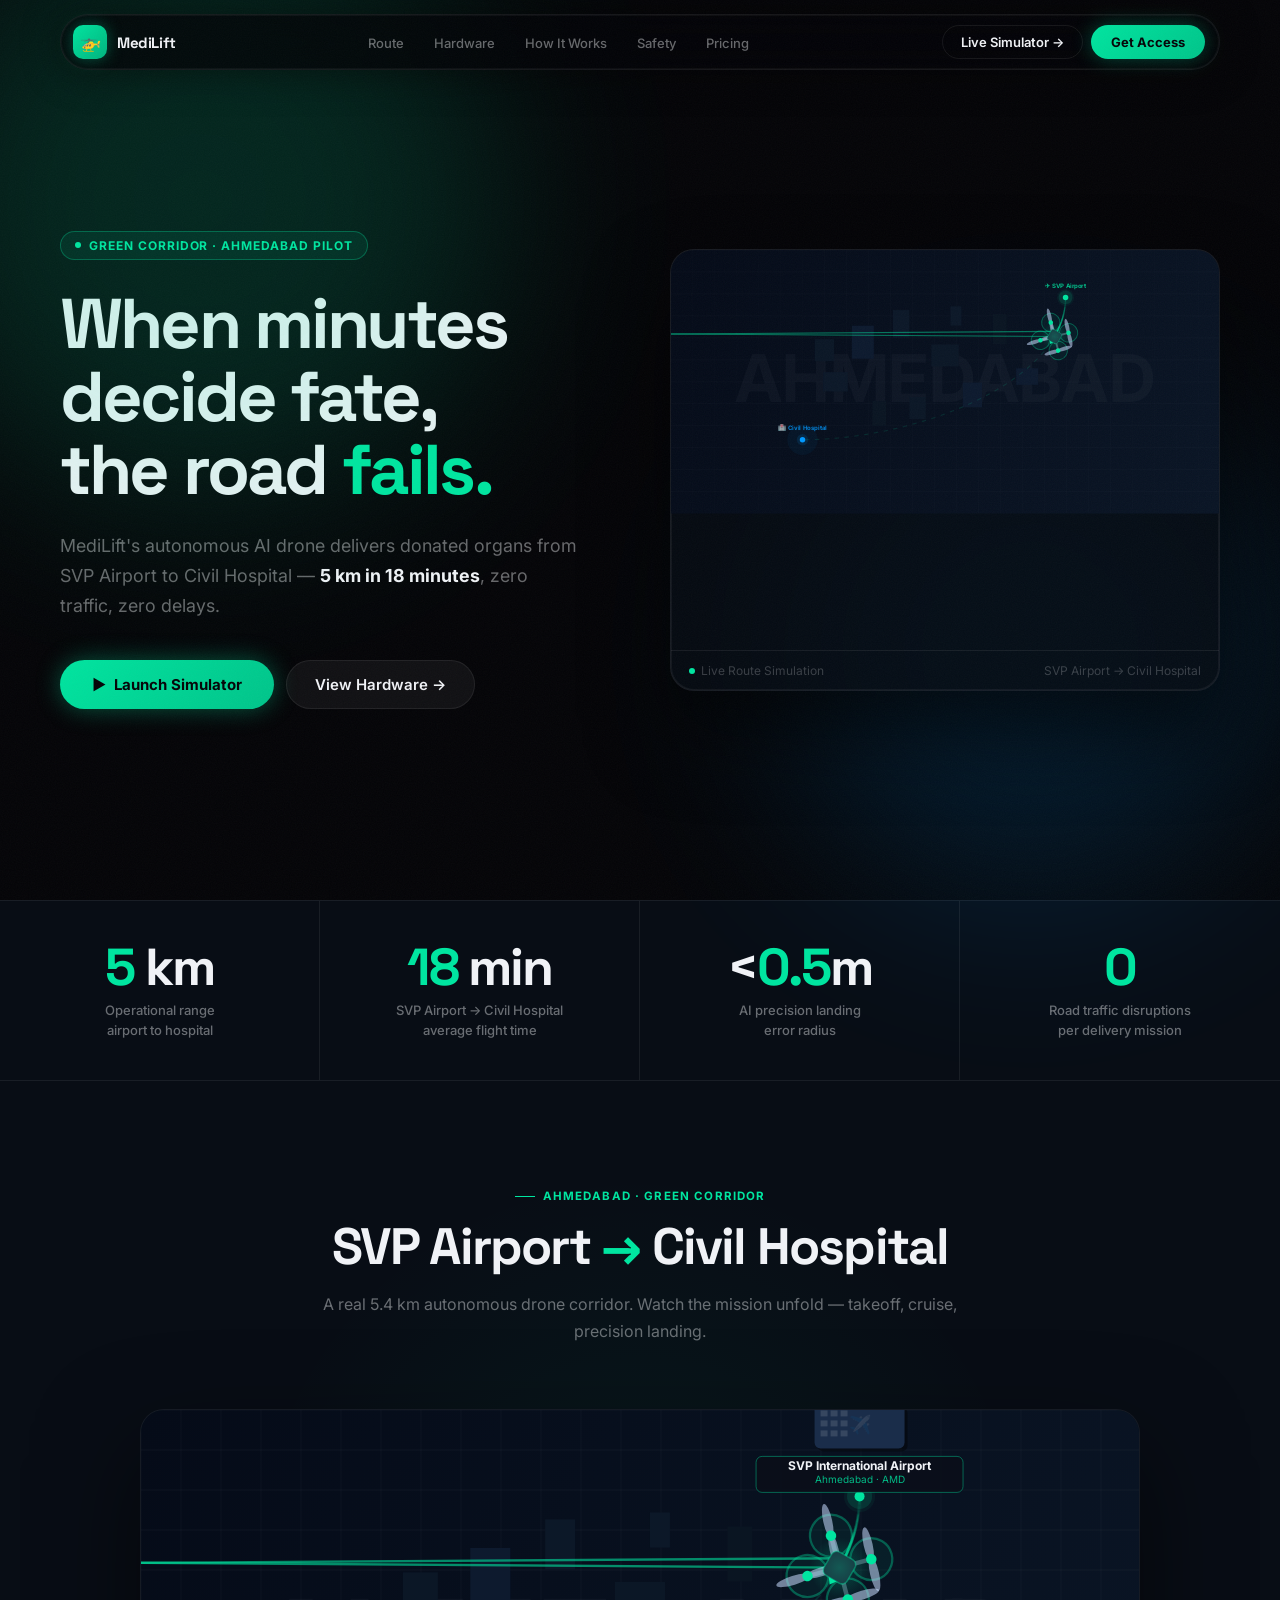
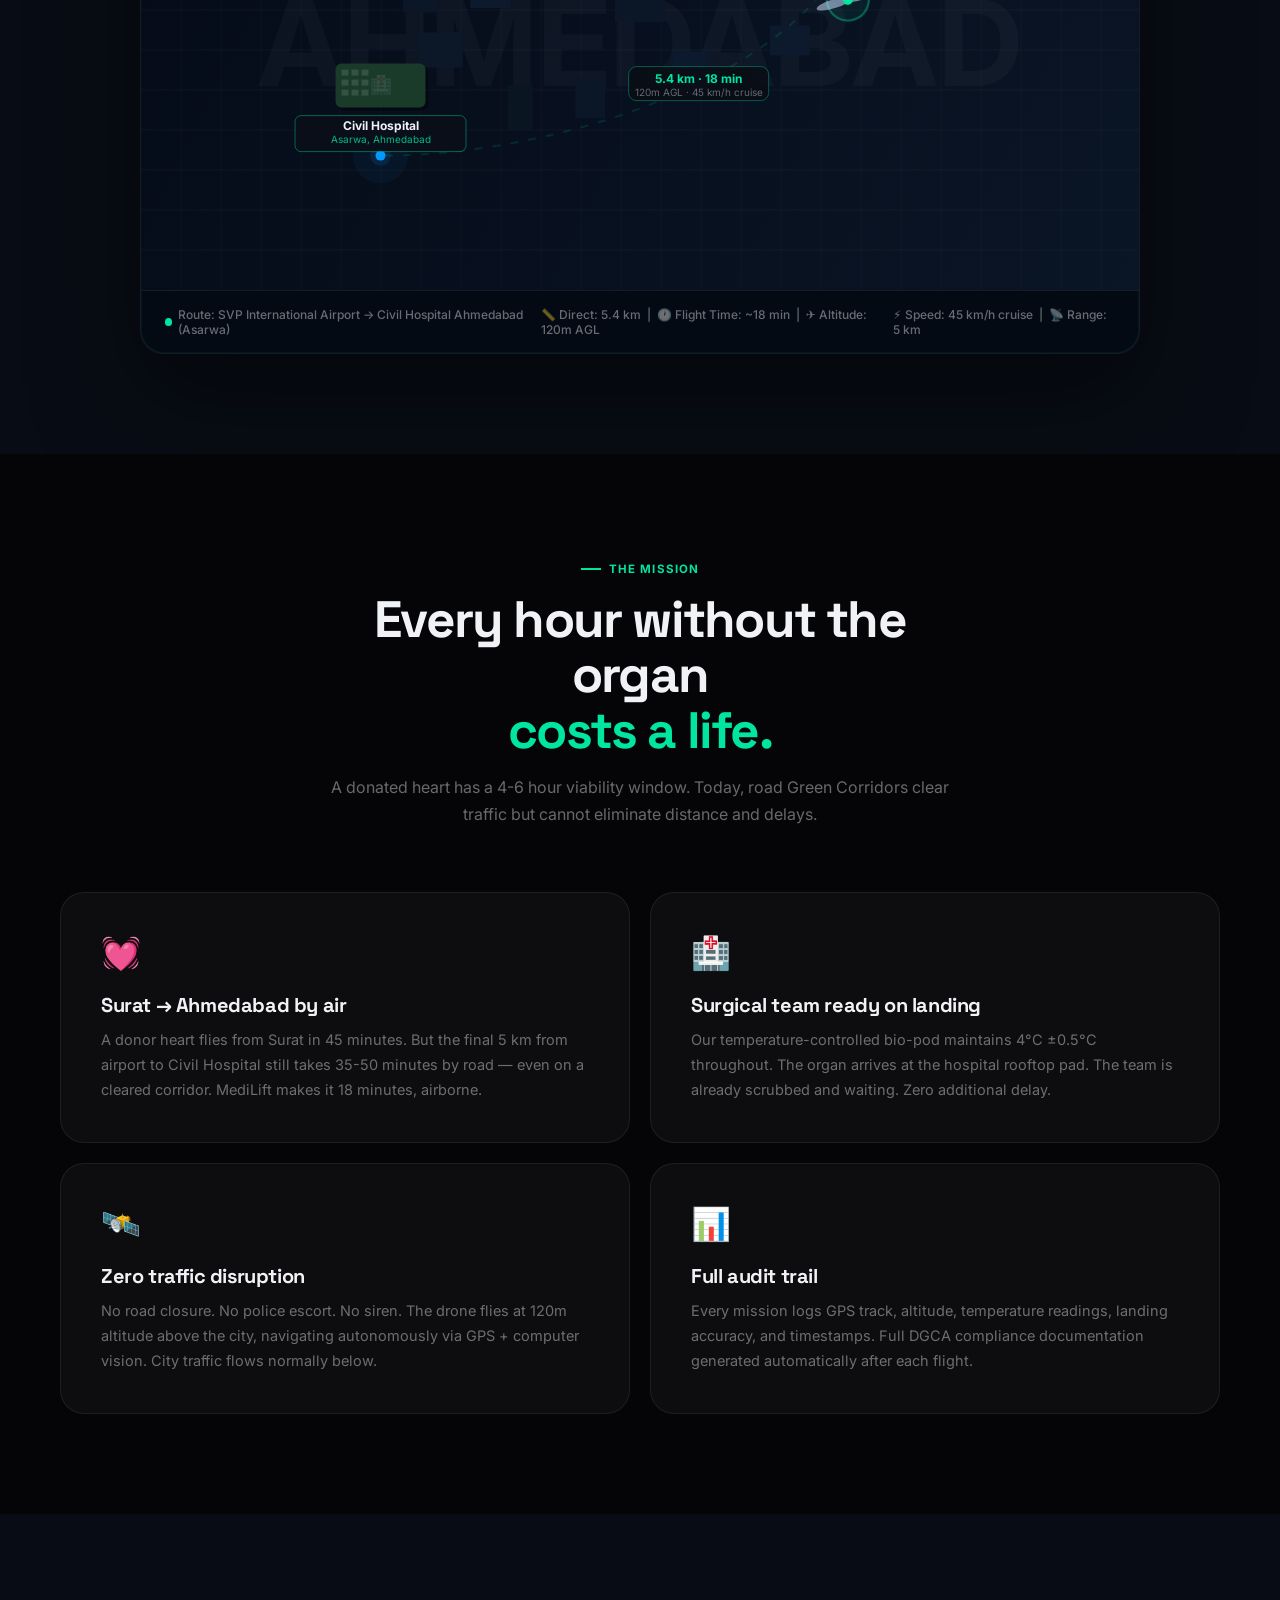
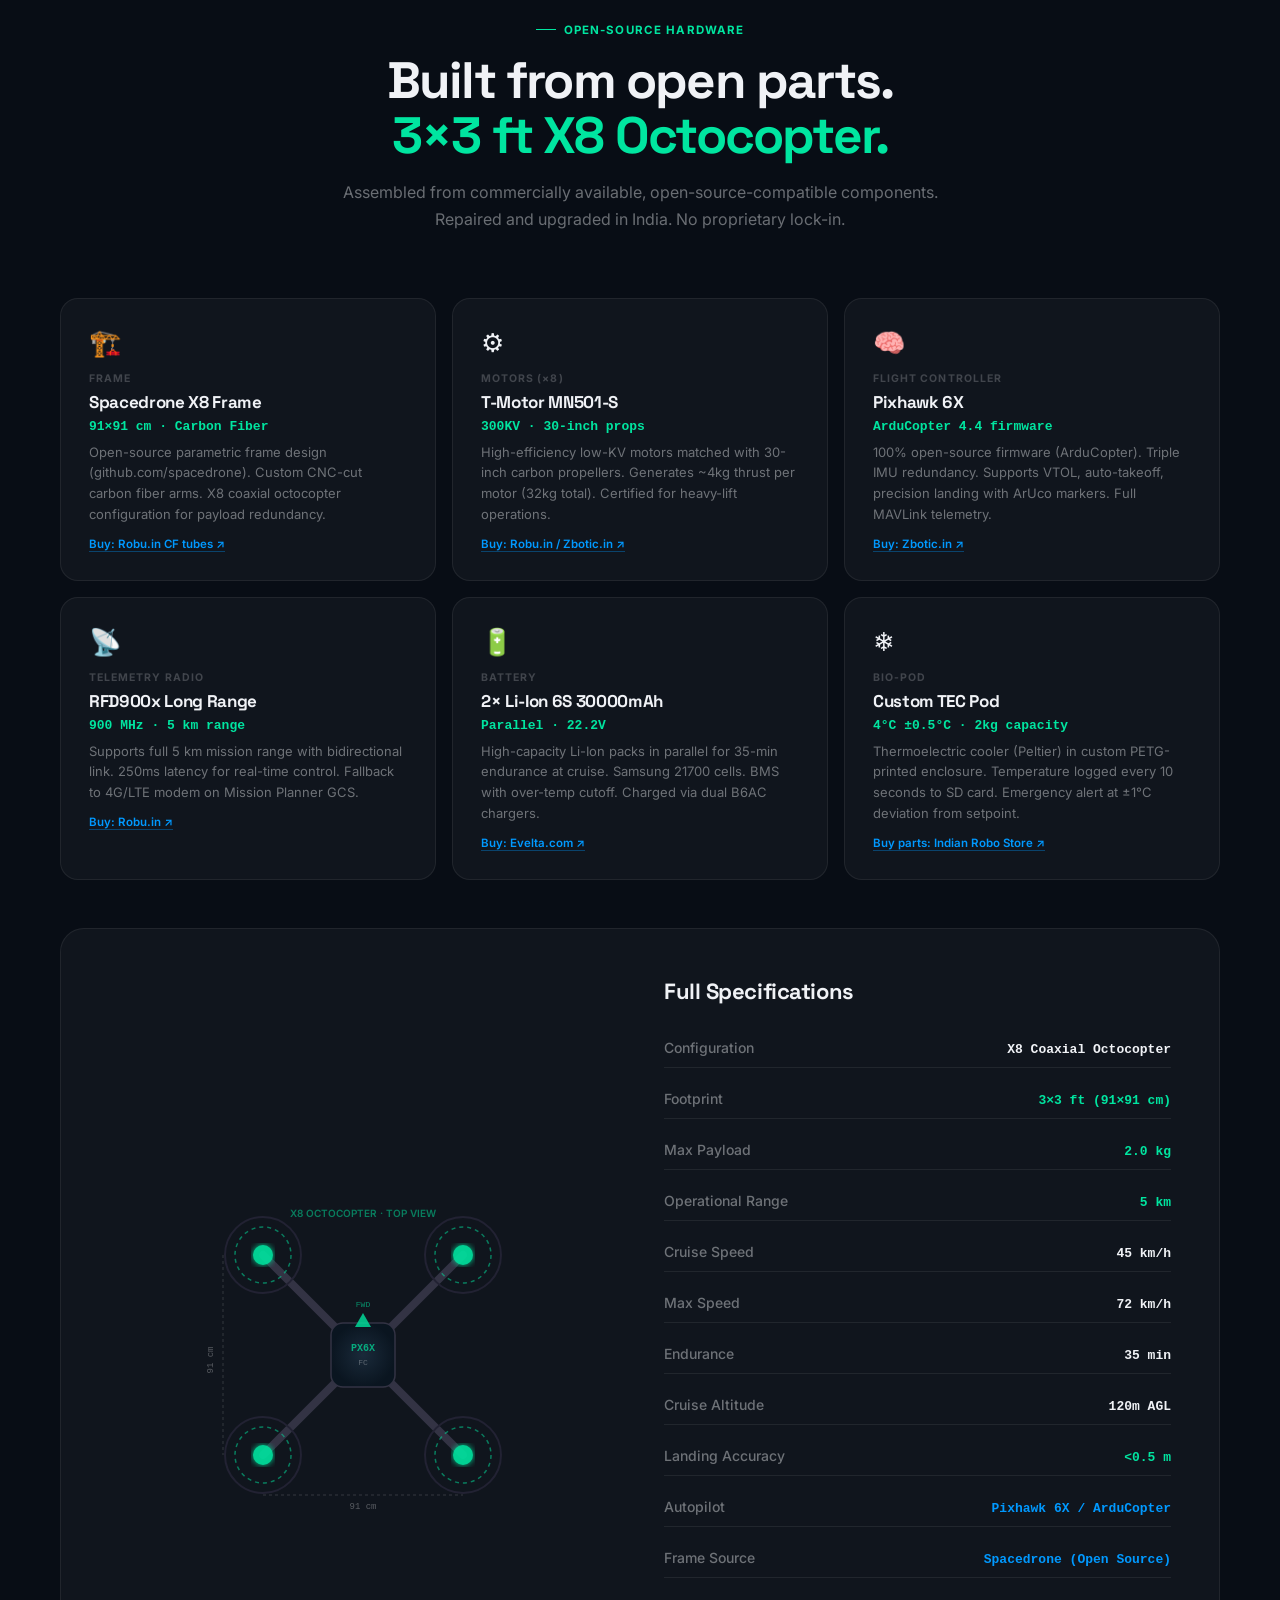
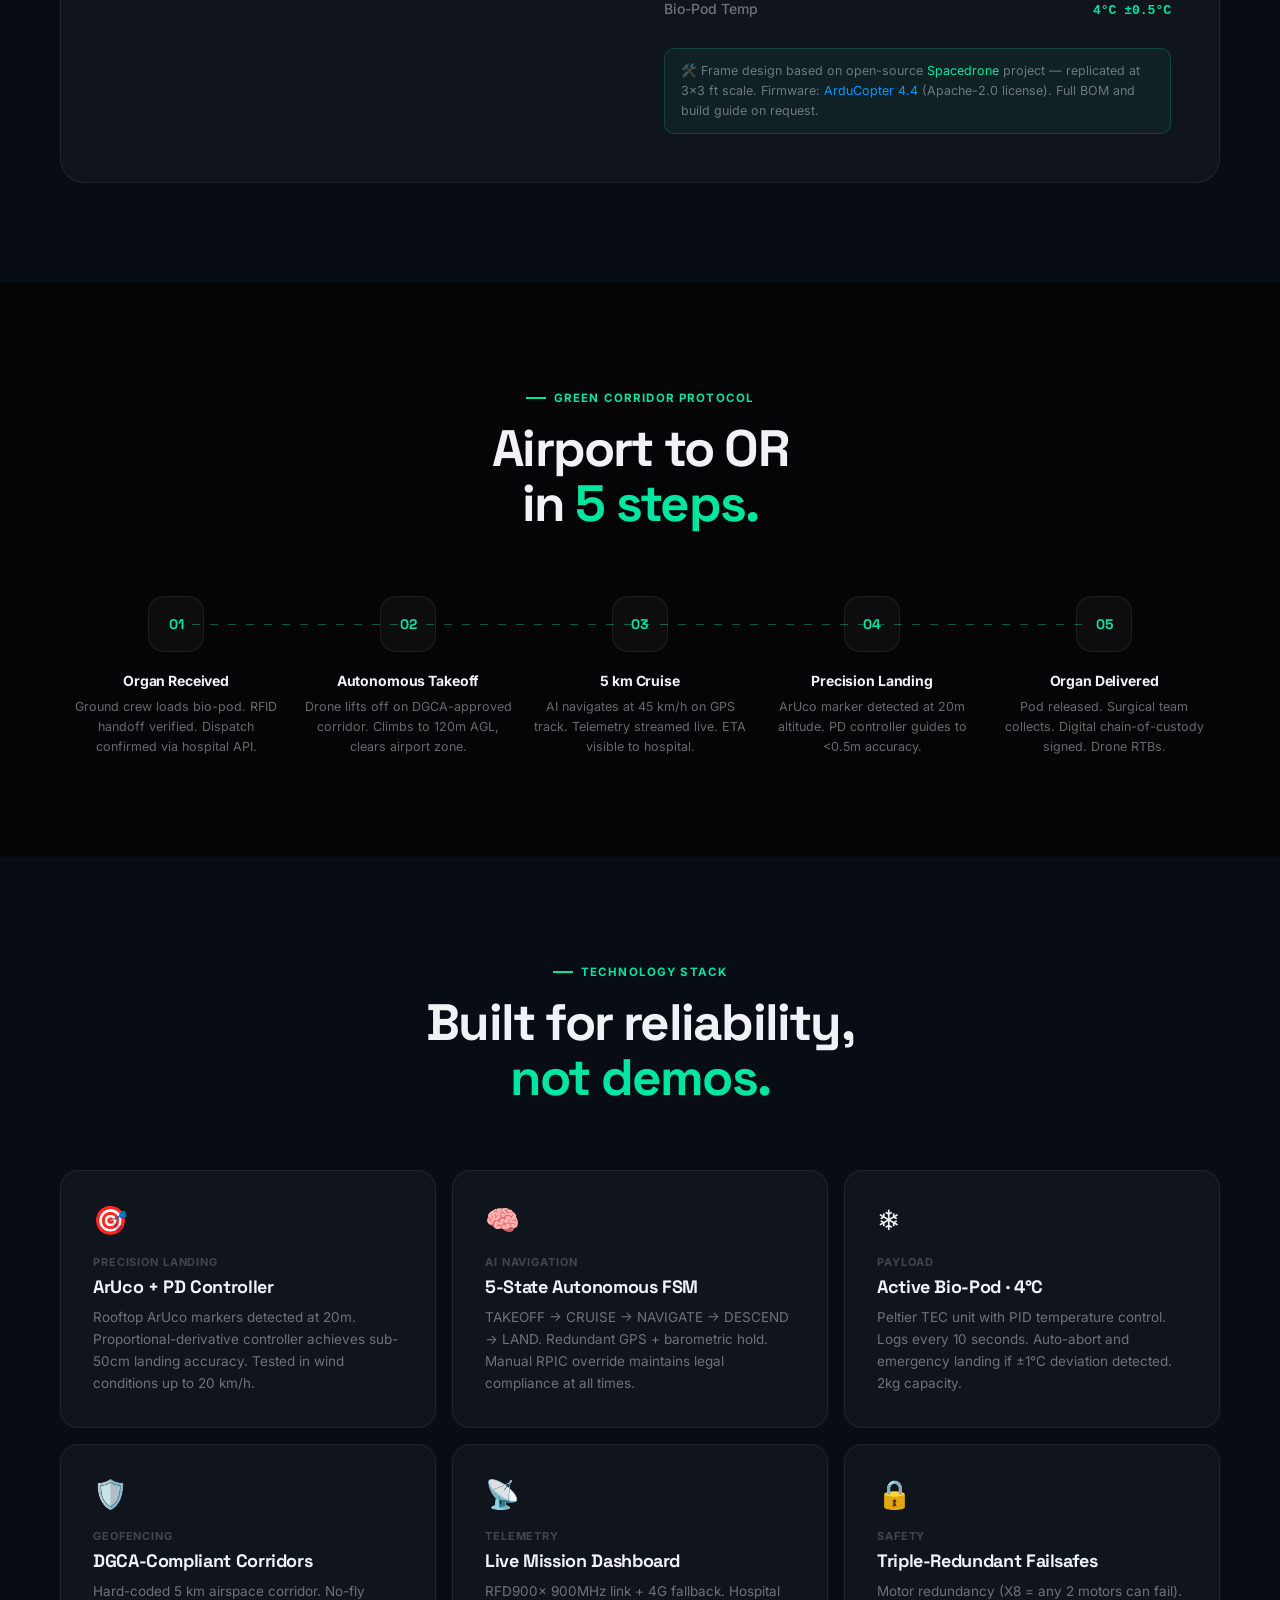
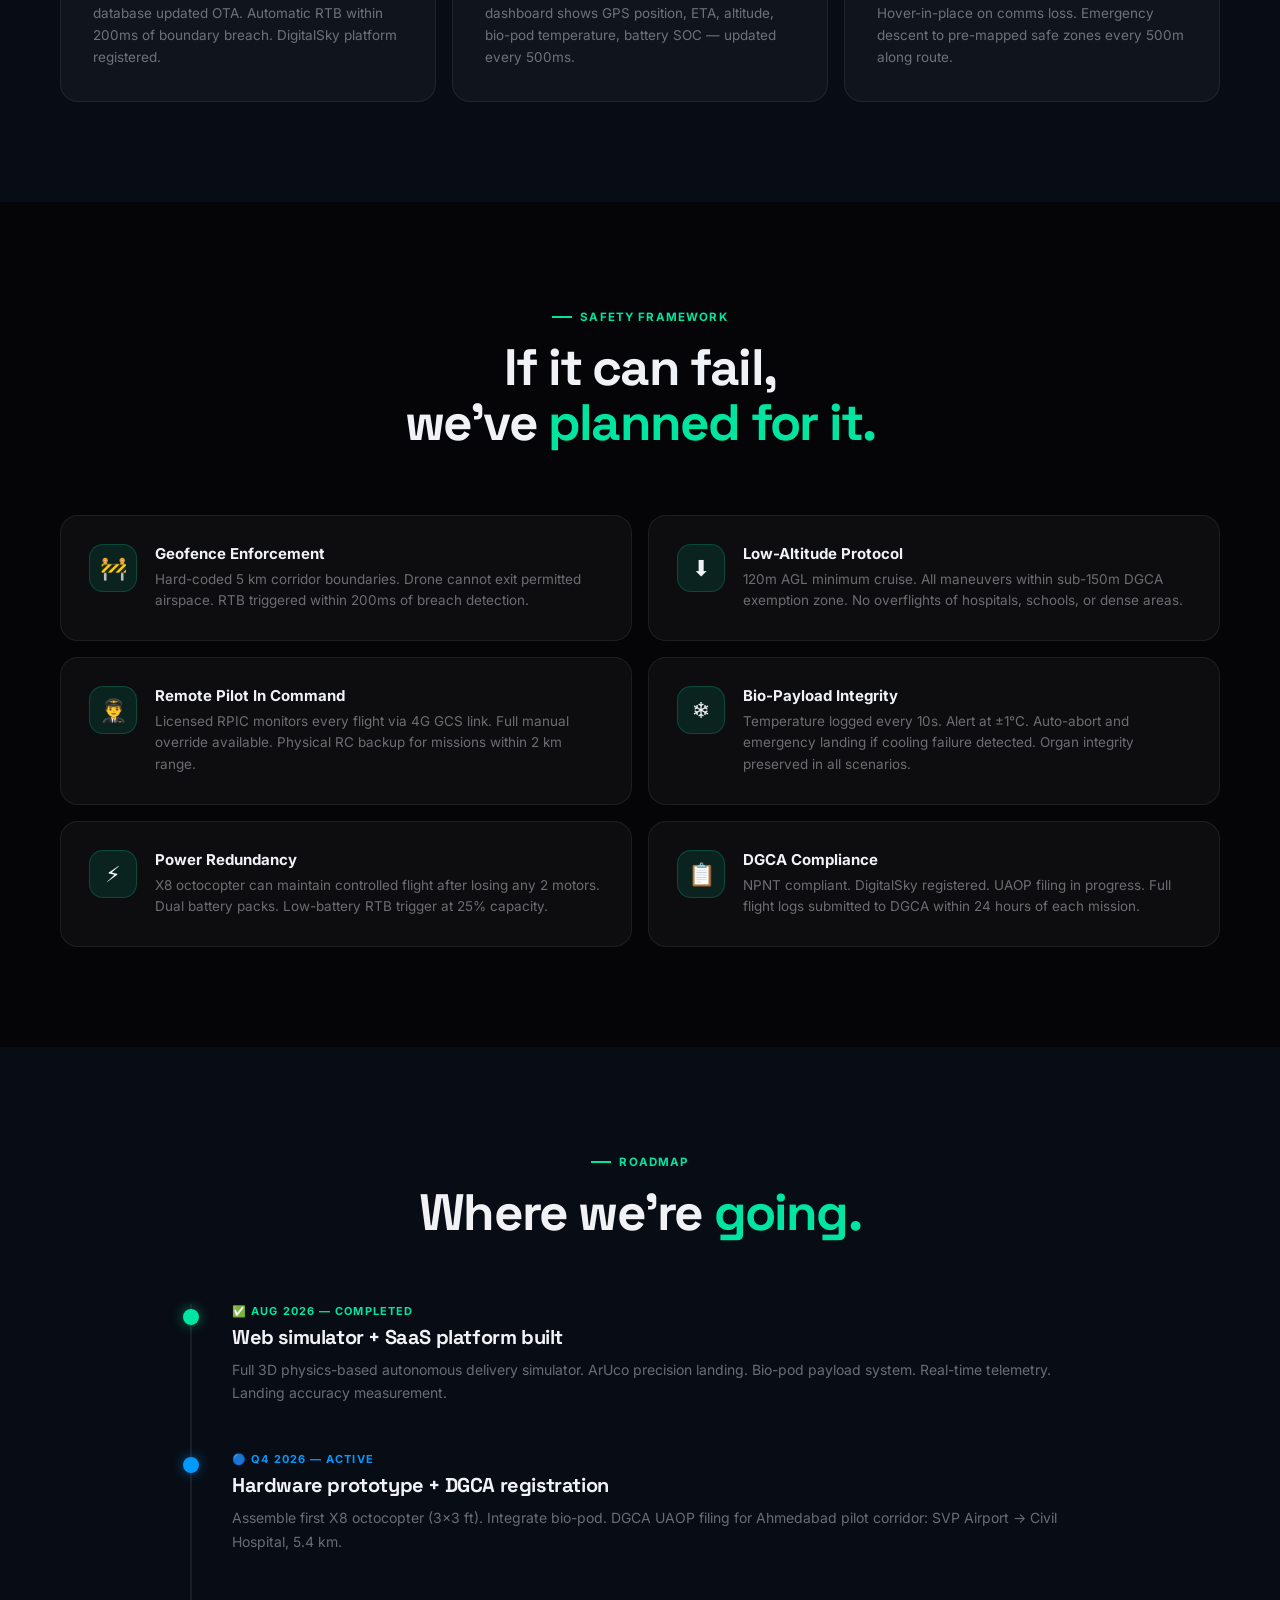
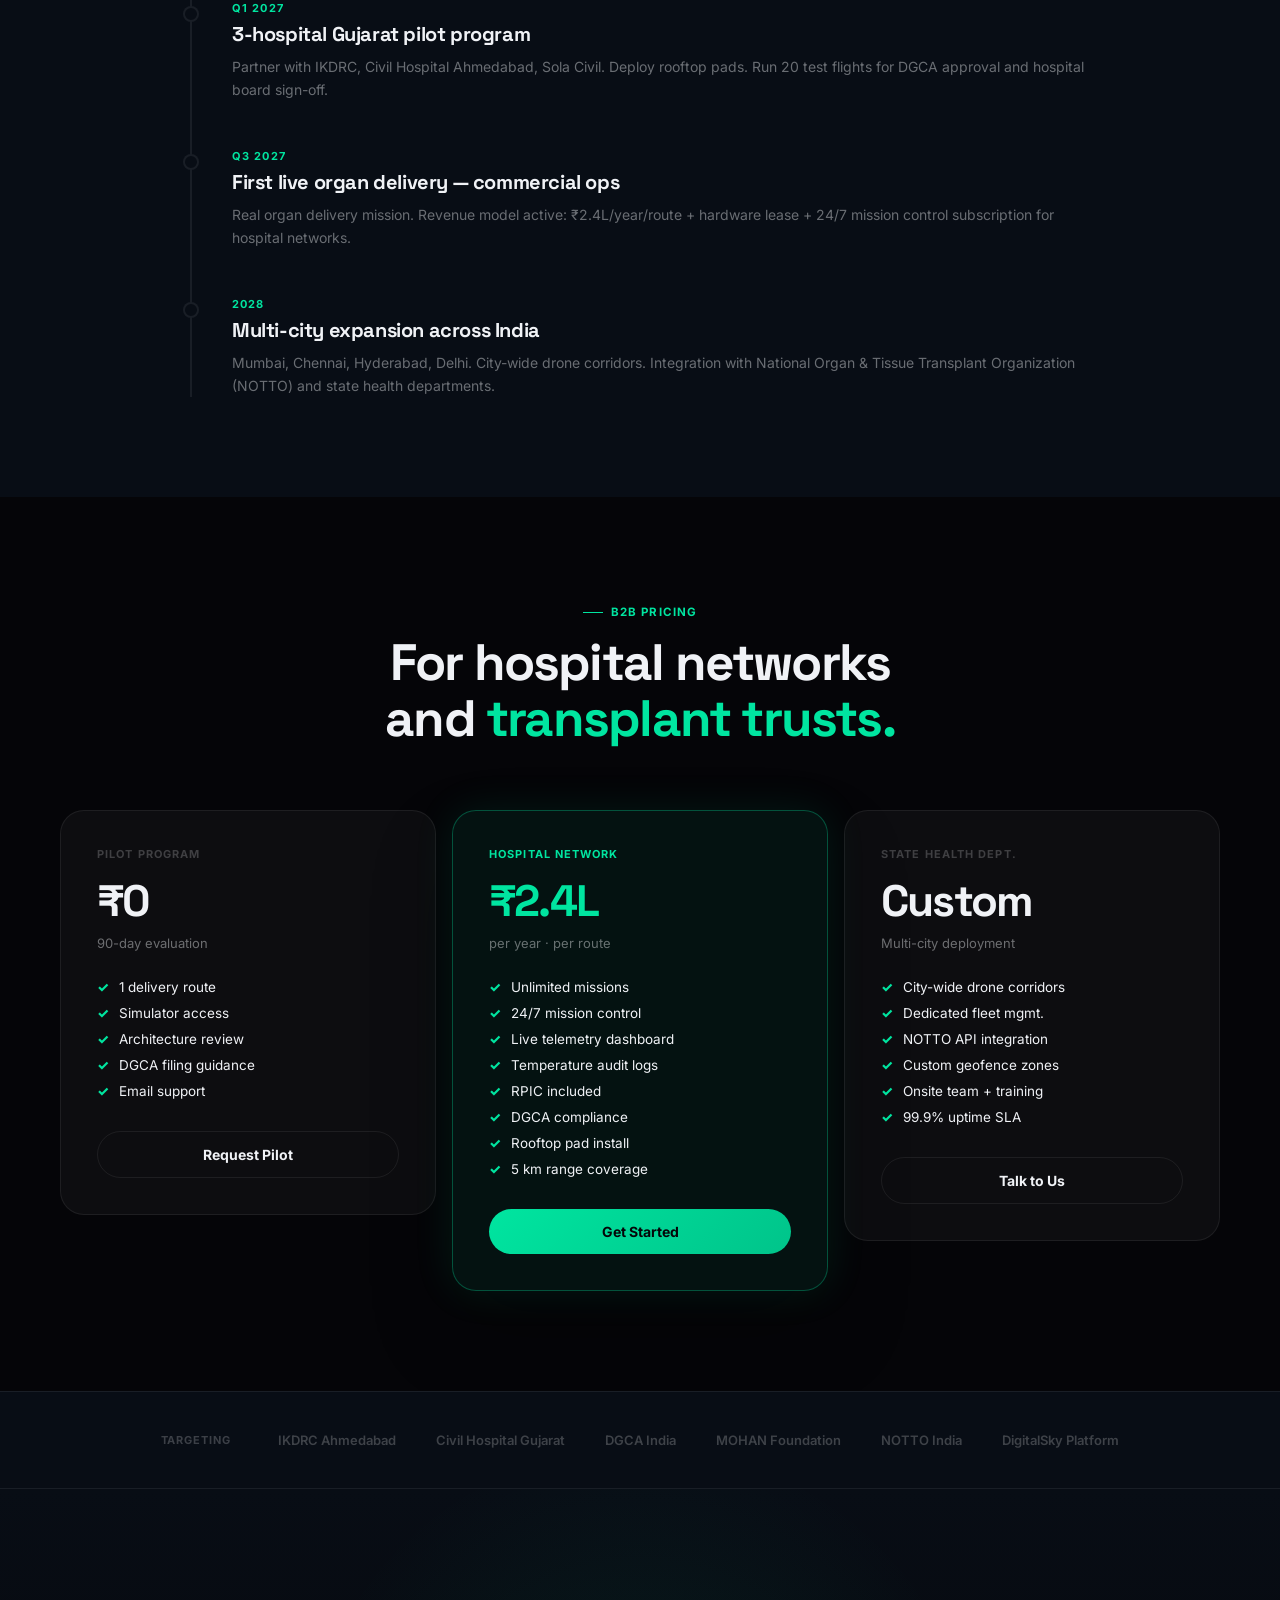
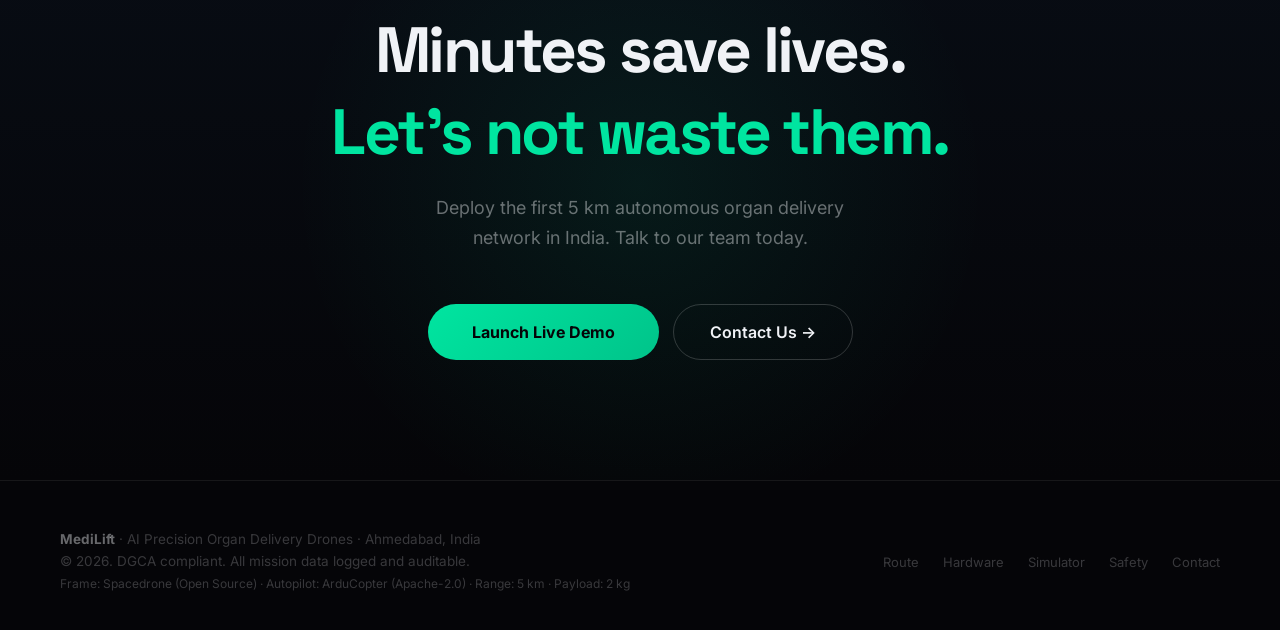
<file: dark_theme.html>
<!DOCTYPE html>
<html lang="en">
<head>
<meta charset="UTF-8"/>
<meta name="viewport" content="width=device-width,initial-scale=1.0"/>
<title>MediLift — AI Precision Organ Delivery Drones | Ahmedabad</title>
<meta name="description" content="MediLift delivers donated organs from airport to Civil Hospital in 18 minutes across 5 km — bypassing Ahmedabad traffic entirely. Autonomous AI precision drone delivery for healthcare."/>
<link rel="preconnect" href="https://fonts.googleapis.com"/>
<link rel="preconnect" href="https://fonts.gstatic.com" crossorigin/>
<link href="https://fonts.googleapis.com/css2?family=Inter:wght@300;400;500;600;700;800;900&family=Space+Grotesk:wght@400;500;600;700&display=swap" rel="stylesheet"/>
<style>
/* ==================== RESET ==================== */
*,*::before,*::after{box-sizing:border-box;margin:0;padding:0}
:root{
  --bg:        #050508;
  --bg2:       #080d15;
  --bg3:       #0c1220;
  --card:      rgba(255,255,255,0.035);
  --card-hov:  rgba(255,255,255,0.065);
  --border:    rgba(255,255,255,0.07);
  --border-g:  rgba(0,229,160,0.35);
  --accent:    #00e5a0;
  --accent2:   #0099ff;
  --red:       #ff4d6d;
  --text:      #f0f2f6;
  --muted:     rgba(240,242,246,0.42);
  --muted2:    rgba(240,242,246,0.22);
  --font:      'Inter',system-ui,sans-serif;
  --font2:     'Space Grotesk',system-ui,sans-serif;
  --r:         18px;
  --r2:        24px;
}
html{scroll-behavior:smooth;-webkit-text-size-adjust:100%}
body{font-family:var(--font);background:var(--bg);color:var(--text);overflow-x:hidden;-webkit-font-smoothing:antialiased}
a{text-decoration:none;color:inherit}
img{max-width:100%;display:block}

/* Noise overlay */
body::after{
  content:'';position:fixed;inset:0;pointer-events:none;z-index:9999;opacity:.032;
  background-image:url("data:image/svg+xml,%3Csvg xmlns='http://www.w3.org/2000/svg'%3E%3Cfilter id='n'%3E%3CfeTurbulence type='fractalNoise' baseFrequency='.85' numOctaves='4' stitchTiles='stitch'/%3E%3C/filter%3E%3Crect width='100%25' height='100%25' filter='url(%23n)' opacity='1'/%3E%3C/svg%3E");
}

/* ==================== NAV ==================== */
nav{
  position:fixed;top:14px;left:50%;transform:translateX(-50%);
  width:calc(100% - 40px);max-width:1160px;z-index:900;
  display:flex;align-items:center;justify-content:space-between;gap:16px;
  padding:10px 14px 10px 12px;
  background:rgba(5,5,8,.78);
  border:1px solid var(--border);border-radius:100px;
  backdrop-filter:blur(20px) saturate(160%);
  box-shadow:0 2px 40px rgba(0,0,0,.45),0 0 0 1px rgba(255,255,255,.04) inset;
  transition:box-shadow .3s;
}
.nav-logo{display:flex;align-items:center;gap:10px}
.nav-logo-mark{
  width:34px;height:34px;border-radius:10px;
  background:linear-gradient(135deg,var(--accent),#00b37e);
  display:flex;align-items:center;justify-content:center;font-size:17px;
  box-shadow:0 0 16px rgba(0,229,160,.35);
}
.nav-brand{font-size:15px;font-weight:800;letter-spacing:-.4px;font-family:var(--font2)}
.nav-links{display:flex;align-items:center;gap:2px;list-style:none}
.nav-links a{
  padding:7px 14px;font-size:13px;font-weight:500;color:var(--muted);
  border-radius:100px;transition:color .2s,background .2s;
}
.nav-links a:hover{color:var(--text);background:rgba(255,255,255,.07)}
.nav-actions{display:flex;align-items:center;gap:8px}
.btn-ghost{
  padding:8px 18px;font-size:13px;font-weight:600;color:var(--text);
  border:1px solid var(--border);border-radius:100px;background:transparent;cursor:pointer;
  transition:all .2s;
}
.btn-ghost:hover{border-color:rgba(255,255,255,.22);background:rgba(255,255,255,.07)}
.btn-pill{
  padding:9px 20px;font-size:13px;font-weight:700;color:#050508;
  border:none;border-radius:100px;cursor:pointer;
  background:linear-gradient(135deg,var(--accent) 0%,#00c48a 100%);
  box-shadow:0 0 20px rgba(0,229,160,.3);
  transition:all .28s cubic-bezier(.16,1,.3,1);
}
.btn-pill:hover{transform:translateY(-1px);box-shadow:0 0 32px rgba(0,229,160,.55),0 8px 24px rgba(0,0,0,.4)}

/* ==================== HERO ==================== */
.hero{
  min-height:100vh;display:grid;
  grid-template-columns:1fr 1fr;
  align-items:center;gap:60px;
  padding:120px 60px 80px;
  max-width:1280px;margin:0 auto;
  position:relative;
}
.hero-glow{
  position:absolute;pointer-events:none;border-radius:50%;filter:blur(100px);opacity:.15;
}
.hero-glow-1{width:600px;height:600px;background:var(--accent);top:-100px;left:-100px}
.hero-glow-2{width:500px;height:500px;background:var(--accent2);bottom:0;right:0}

.hero-eyebrow{
  display:inline-flex;align-items:center;gap:8px;
  padding:6px 14px;border-radius:100px;
  border:1px solid rgba(0,229,160,.3);background:rgba(0,229,160,.08);
  font-size:12px;font-weight:700;color:var(--accent);
  text-transform:uppercase;letter-spacing:.08em;margin-bottom:28px;
}
.hero-dot{width:6px;height:6px;border-radius:50%;background:var(--accent);animation:pulse 2s infinite}
@keyframes pulse{0%,100%{opacity:1;transform:scale(1)}50%{opacity:.4;transform:scale(1.5)}}

.hero h1{
  font-family:var(--font2);
  font-size:clamp(44px,5.5vw,80px);
  font-weight:700;line-height:1.04;letter-spacing:-.04em;
  margin-bottom:24px;
}
.hero h1 .hl{color:var(--accent)}
.hero-desc{
  font-size:clamp(16px,1.4vw,19px);color:var(--muted);line-height:1.65;
  max-width:520px;margin-bottom:40px;
}
.hero-ctas{display:flex;align-items:center;gap:12px;flex-wrap:wrap}
.btn-hero-primary{
  display:inline-flex;align-items:center;gap:8px;
  padding:15px 32px;font-size:15px;font-weight:700;
  border-radius:100px;border:none;cursor:pointer;color:#050508;
  background:linear-gradient(135deg,var(--accent),#00c48a);
  box-shadow:0 0 24px rgba(0,229,160,.35);
  transition:all .3s cubic-bezier(.16,1,.3,1);
}
.btn-hero-primary:hover{transform:translateY(-2px);box-shadow:0 0 40px rgba(0,229,160,.6),0 12px 30px rgba(0,0,0,.5)}
.btn-hero-sec{
  display:inline-flex;align-items:center;gap:8px;
  padding:14px 28px;font-size:15px;font-weight:600;
  border-radius:100px;border:1px solid var(--border);color:var(--text);
  background:rgba(255,255,255,.05);cursor:pointer;
  transition:all .2s;
}
.btn-hero-sec:hover{border-color:rgba(255,255,255,.2);background:rgba(255,255,255,.09)}

/* Drone SVG animate */
.drone-svg-wrapper{animation:droneFloat 3.5s ease-in-out infinite;display:inline-block}
@keyframes droneFloat{0%,100%{transform:translateY(0)}50%{transform:translateY(-12px)}}

/* Route canvas panel */
.hero-visual{
  position:relative;
  background:rgba(8,13,21,.8);
  border:1px solid var(--border);
  border-radius:var(--r2);
  overflow:hidden;
  box-shadow:0 40px 80px rgba(0,0,0,.6),0 0 0 1px rgba(255,255,255,.05) inset;
}
#hero-canvas{display:block;width:100%;height:400px}

/* ==================== STATS ==================== */
.stats-section{
  display:grid;grid-template-columns:repeat(4,1fr);
  border-top:1px solid var(--border);border-bottom:1px solid var(--border);
  background:var(--bg2);
}
.stat{
  padding:40px 32px;text-align:center;
  border-right:1px solid var(--border);
  transition:background .2s;
}
.stat:last-child{border-right:none}
.stat:hover{background:rgba(255,255,255,.03)}
.stat-num{
  font-family:var(--font2);
  font-size:52px;font-weight:700;line-height:1;
  letter-spacing:-.04em;color:var(--text);margin-bottom:8px;
}
.stat-num span{color:var(--accent)}
.stat-label{font-size:13px;color:var(--muted);line-height:1.5;font-weight:500}

/* ==================== ROUTE SECTION ==================== */
.route-section{
  padding:100px 60px;background:var(--bg2);
  position:relative;overflow:hidden;
}
.route-section::before{
  content:'';position:absolute;top:50%;left:50%;transform:translate(-50%,-50%);
  width:800px;height:800px;border-radius:50%;
  background:radial-gradient(circle,rgba(0,229,160,.06) 0%,transparent 70%);
  pointer-events:none;
}
.section-header{max-width:640px;margin:0 auto;text-align:center;margin-bottom:64px}
.eyebrow{
  display:inline-flex;align-items:center;gap:8px;font-size:11.5px;font-weight:700;
  text-transform:uppercase;letter-spacing:.1em;color:var(--accent);margin-bottom:16px;
}
.eyebrow::before{content:'';width:20px;height:1.5px;background:var(--accent)}
h2.section-h{
  font-family:var(--font2);
  font-size:clamp(32px,4vw,52px);font-weight:700;
  letter-spacing:-.035em;line-height:1.08;margin-bottom:16px;
}
h2.section-h .hl{color:var(--accent)}
.section-p{font-size:16px;color:var(--muted);line-height:1.7}

.route-canvas-wrap{
  max-width:1000px;margin:0 auto;
  background:rgba(5,10,20,.9);
  border:1px solid var(--border);
  border-radius:var(--r2);
  overflow:hidden;
  box-shadow:0 40px 100px rgba(0,0,0,.5),0 0 0 1px rgba(0,229,160,.05) inset;
}
#route-canvas{display:block;width:100%;height:480px}
.route-meta{
  display:flex;align-items:center;justify-content:space-between;
  padding:16px 24px;border-top:1px solid var(--border);
  font-size:12px;color:var(--muted);font-weight:500;
}
.route-meta-item{display:flex;align-items:center;gap:6px}
.meta-dot{width:8px;height:8px;border-radius:50%;background:var(--accent)}

/* ==================== MISSION ==================== */
.mission-section{padding:100px 60px;max-width:1280px;margin:0 auto}
.two-col{display:grid;grid-template-columns:1fr 1fr;gap:20px;margin-top:64px}
.mcard{
  background:var(--card);border:1px solid var(--border);border-radius:var(--r2);
  padding:40px;transition:all .3s cubic-bezier(.16,1,.3,1);
}
.mcard:hover{background:var(--card-hov);border-color:var(--border-g);box-shadow:0 0 40px rgba(0,229,160,.08),0 20px 50px rgba(0,0,0,.3);transform:translateY(-4px)}
.mcard-icon{font-size:32px;margin-bottom:20px}
.mcard h3{font-family:var(--font2);font-size:20px;font-weight:700;letter-spacing:-.02em;margin-bottom:10px}
.mcard p{font-size:14.5px;color:var(--muted);line-height:1.7}

/* ==================== HARDWARE ==================== */
.hardware-section{
  padding:100px 60px;background:var(--bg2);
}
.hardware-inner{max-width:1280px;margin:0 auto}
.hw-grid{display:grid;grid-template-columns:repeat(3,1fr);gap:16px;margin-top:64px}
.hw-card{
  background:var(--card);border:1px solid var(--border);border-radius:var(--r);
  padding:28px;transition:all .3s;
}
.hw-card:hover{border-color:var(--border-g);background:var(--card-hov);box-shadow:0 0 30px rgba(0,229,160,.1)}
.hw-icon{font-size:26px;margin-bottom:14px}
.hw-label{font-size:10.5px;font-weight:700;text-transform:uppercase;letter-spacing:.1em;color:var(--muted2);margin-bottom:6px}
.hw-name{font-size:17px;font-weight:700;letter-spacing:-.02em;margin-bottom:6px;font-family:var(--font2)}
.hw-spec{font-size:13px;color:var(--accent);font-weight:600;margin-bottom:8px;font-family:monospace}
.hw-desc{font-size:13px;color:var(--muted);line-height:1.6}
.hw-buy{
  display:inline-block;margin-top:12px;font-size:11.5px;
  color:var(--accent2);font-weight:600;
  text-decoration:underline;text-decoration-color:rgba(0,153,255,.35);
  text-underline-offset:3px;transition:color .2s;
}
.hw-buy:hover{color:#4db8ff}

/* Drone diagram box */
.drone-diagram{
  max-width:1280px;margin:48px auto 0;
  background:var(--card);border:1px solid var(--border);border-radius:var(--r2);
  padding:48px;display:grid;grid-template-columns:1fr 1fr;gap:48px;align-items:center;
}
.drone-specs-list{display:flex;flex-direction:column;gap:12px}
.spec-row{
  display:flex;justify-content:space-between;align-items:baseline;
  padding:10px 0;border-bottom:1px solid var(--border);font-size:14px;
}
.spec-row:last-child{border-bottom:none}
.spec-key{color:var(--muted);font-weight:500}
.spec-val{font-weight:700;color:var(--text);font-family:monospace;font-size:13px}
.spec-val.green{color:var(--accent)}
.spec-val.blue{color:var(--accent2)}
.os-note{
  margin-top:16px;padding:12px 16px;
  background:rgba(0,229,160,.06);border:1px solid rgba(0,229,160,.2);
  border-radius:10px;font-size:12.5px;color:var(--muted);line-height:1.6;
}
.os-note a{color:var(--accent)}

/* ==================== HOW IT WORKS ==================== */
.how-section{padding:100px 60px;max-width:1280px;margin:0 auto}
.steps{display:grid;grid-template-columns:repeat(5,1fr);gap:0;margin-top:64px;position:relative}
.steps::before{
  content:'';position:absolute;top:28px;left:calc(10% + 16px);
  right:calc(10% + 16px);height:1px;
  background:repeating-linear-gradient(90deg,var(--accent) 0,var(--accent) 8px,transparent 8px,transparent 18px);
  opacity:.4;
}
.step{position:relative;text-align:center;padding:0 8px}
.step-num{
  width:56px;height:56px;border-radius:16px;margin:0 auto 20px;
  background:var(--card);border:1px solid var(--border);
  display:flex;align-items:center;justify-content:center;
  font-size:14px;font-weight:800;color:var(--accent);
  font-family:var(--font2);position:relative;z-index:1;
  transition:all .3s;
}
.step:hover .step-num{background:rgba(0,229,160,.12);border-color:var(--border-g);box-shadow:0 0 20px rgba(0,229,160,.25)}
.step h4{font-size:14px;font-weight:700;margin-bottom:8px;letter-spacing:-.01em}
.step p{font-size:12.5px;color:var(--muted);line-height:1.6}

/* ==================== TECH ==================== */
.tech-section{padding:100px 60px;background:var(--bg2)}
.tech-inner{max-width:1280px;margin:0 auto}
.tech-grid{display:grid;grid-template-columns:repeat(3,1fr);gap:16px;margin-top:64px}
.tech-card{
  background:var(--card);border:1px solid var(--border);border-radius:var(--r);
  padding:32px;transition:all .3s;
}
.tech-card:hover{border-color:var(--border-g);background:var(--card-hov);transform:translateY(-3px);box-shadow:0 20px 50px rgba(0,0,0,.3),0 0 30px rgba(0,229,160,.08)}
.tc-icon{font-size:28px;margin-bottom:18px}
.tc-tag{font-size:11px;font-weight:700;text-transform:uppercase;letter-spacing:.08em;color:var(--muted2);margin-bottom:6px}
.tc-title{font-size:18px;font-weight:700;letter-spacing:-.02em;margin-bottom:8px;font-family:var(--font2)}
.tc-desc{font-size:13.5px;color:var(--muted);line-height:1.65}

/* ==================== SAFETY ==================== */
.safety-section{padding:100px 60px;max-width:1280px;margin:0 auto}
.safety-grid{display:grid;grid-template-columns:1fr 1fr;gap:16px;margin-top:64px}
.safety-card{
  display:flex;gap:18px;align-items:flex-start;
  background:var(--card);border:1px solid var(--border);border-radius:var(--r);
  padding:28px;transition:all .25s;
}
.safety-card:hover{border-color:var(--border-g);background:var(--card-hov)}
.s-icon{
  width:48px;height:48px;flex-shrink:0;border-radius:14px;
  background:rgba(0,229,160,.1);border:1px solid rgba(0,229,160,.2);
  display:flex;align-items:center;justify-content:center;font-size:22px;
}
.s-text h4{font-size:15px;font-weight:700;margin-bottom:6px}
.s-text p{font-size:13.5px;color:var(--muted);line-height:1.6}

/* ==================== ROADMAP ==================== */
.roadmap-section{padding:100px 60px;background:var(--bg2)}
.roadmap-inner{max-width:900px;margin:0 auto}
.timeline{margin-top:64px;border-left:2px solid var(--border);padding-left:40px;display:flex;flex-direction:column;gap:0}
.tl-item{position:relative;padding-bottom:48px}
.tl-item:last-child{padding-bottom:0}
.tl-item::before{
  content:'';position:absolute;left:-49px;top:5px;
  width:16px;height:16px;border-radius:50%;
  border:2px solid var(--border);background:var(--bg2);
}
.tl-item.done::before{background:var(--accent);border-color:var(--accent);box-shadow:0 0 12px rgba(0,229,160,.5)}
.tl-item.active::before{background:var(--accent2);border-color:var(--accent2);box-shadow:0 0 12px rgba(0,153,255,.5)}
.tl-phase{font-size:11px;font-weight:700;text-transform:uppercase;letter-spacing:.1em;color:var(--accent);margin-bottom:6px}
.tl-item.active .tl-phase{color:var(--accent2)}
.tl-title{font-size:20px;font-weight:700;letter-spacing:-.02em;margin-bottom:8px;font-family:var(--font2)}
.tl-desc{font-size:14px;color:var(--muted);line-height:1.65}

/* ==================== PRICING ==================== */
.pricing-section{padding:100px 60px;max-width:1280px;margin:0 auto}
.pricing-grid{display:grid;grid-template-columns:repeat(3,1fr);gap:16px;margin-top:64px;align-items:start}
.p-card{
  background:var(--card);border:1px solid var(--border);border-radius:var(--r2);
  padding:36px;transition:all .3s;
}
.p-card.hot{
  background:rgba(0,229,160,.06);border-color:rgba(0,229,160,.3);
  box-shadow:0 0 40px rgba(0,229,160,.1),0 40px 80px rgba(0,0,0,.3);
  transform:scale(1.03);
}
.p-tier{font-size:11px;font-weight:700;text-transform:uppercase;letter-spacing:.1em;color:var(--muted2);margin-bottom:12px}
.p-card.hot .p-tier{color:var(--accent)}
.p-price{font-family:var(--font2);font-size:44px;font-weight:700;letter-spacing:-.04em;margin-bottom:6px}
.p-card.hot .p-price{color:var(--accent)}
.p-per{font-size:13px;color:var(--muted);margin-bottom:28px}
.p-features{list-style:none;display:flex;flex-direction:column;gap:10px;margin-bottom:32px}
.p-features li{font-size:13.5px;display:flex;align-items:flex-start;gap:10px}
.p-features li::before{content:'✓';color:var(--accent);font-weight:800;flex-shrink:0}
.btn-p{
  width:100%;padding:14px;border-radius:100px;font-size:14px;font-weight:700;
  cursor:pointer;border:none;font-family:var(--font);transition:all .25s;
}
.btn-p-out{background:transparent;border:1px solid var(--border);color:var(--text)}
.btn-p-out:hover{border-color:rgba(255,255,255,.25);background:rgba(255,255,255,.06)}
.btn-p-green{background:linear-gradient(135deg,var(--accent),#00c48a);color:#050508}
.btn-p-green:hover{box-shadow:0 0 30px rgba(0,229,160,.5),0 8px 20px rgba(0,0,0,.4);transform:translateY(-1px)}

/* ==================== CTA ==================== */
.cta-section{
  padding:120px 60px;text-align:center;
  background:linear-gradient(180deg,var(--bg2),var(--bg));
  position:relative;overflow:hidden;
}
.cta-section::before{
  content:'';position:absolute;top:50%;left:50%;transform:translate(-50%,-50%);
  width:700px;height:700px;border-radius:50%;
  background:radial-gradient(circle,rgba(0,229,160,.08) 0%,transparent 70%);
  pointer-events:none;
}
.cta-section h2{
  font-family:var(--font2);
  font-size:clamp(36px,5vw,70px);font-weight:700;
  letter-spacing:-.04em;max-width:800px;margin:0 auto 20px;
  position:relative;
}
.cta-section p{font-size:18px;color:var(--muted);max-width:480px;margin:0 auto 52px;line-height:1.65;position:relative}
.cta-btns{display:flex;gap:14px;justify-content:center;flex-wrap:wrap;position:relative}
.btn-cta-main{
  padding:18px 44px;font-size:16px;font-weight:700;border-radius:100px;
  background:linear-gradient(135deg,var(--accent),#00c48a);color:#050508;
  border:none;cursor:pointer;transition:all .3s;
}
.btn-cta-main:hover{box-shadow:0 0 40px rgba(0,229,160,.55),0 12px 36px rgba(0,0,0,.5);transform:translateY(-2px)}
.btn-cta-out{
  padding:17px 36px;font-size:16px;font-weight:600;border-radius:100px;
  background:transparent;color:var(--text);
  border:1px solid rgba(255,255,255,.18);cursor:pointer;transition:all .2s;
}
.btn-cta-out:hover{border-color:rgba(255,255,255,.35);background:rgba(255,255,255,.05)}

/* ==================== TRUST ==================== */
.trust-strip{
  display:flex;align-items:center;gap:48px;justify-content:center;flex-wrap:wrap;
  padding:40px 60px;border-top:1px solid var(--border);border-bottom:1px solid var(--border);
  background:var(--bg2);
}
.trust-label{font-size:11px;color:var(--muted2);text-transform:uppercase;letter-spacing:.08em;font-weight:700}
.trust-names{display:flex;align-items:center;gap:40px;flex-wrap:wrap}
.trust-name{
  font-size:13px;font-weight:600;color:rgba(255,255,255,.22);
  transition:color .2s;cursor:default;
}
.trust-name:hover{color:rgba(255,255,255,.5)}

/* ==================== FOOTER ==================== */
footer{
  padding:48px 60px;background:var(--bg);
  border-top:1px solid var(--border);
}
.footer-inner{
  max-width:1160px;margin:0 auto;
  display:flex;align-items:center;justify-content:space-between;
  gap:24px;flex-wrap:wrap;
}
.footer-brand{font-size:13.5px;color:var(--muted2);line-height:1.6}
.footer-brand strong{color:var(--muted)}
.footer-links{display:flex;gap:24px}
.footer-links a{font-size:13px;color:var(--muted2);transition:color .2s}
.footer-links a:hover{color:var(--text)}

/* ==================== SCROLL REVEAL ==================== */
.reveal{opacity:0;transform:translateY(28px);transition:opacity .7s cubic-bezier(.16,1,.3,1),transform .7s cubic-bezier(.16,1,.3,1)}
.reveal.visible{opacity:1;transform:translateY(0)}

/* ==================== RESPONSIVE ==================== */
@media(max-width:900px){
  .hero{grid-template-columns:1fr;padding:100px 24px 60px;gap:40px}
  .hero-visual{display:none}
  .stats-section{grid-template-columns:1fr 1fr}
  .stat:nth-child(2){border-right:none}
  .stat:nth-child(3){border-top:1px solid var(--border);border-right:1px solid var(--border)}
  .two-col,.hw-grid,.tech-grid,.pricing-grid,.safety-grid{grid-template-columns:1fr}
  .p-card.hot{transform:none}
  .steps{grid-template-columns:1fr;gap:24px}
  .steps::before{display:none}
  .drone-diagram{grid-template-columns:1fr}
  nav{width:calc(100% - 24px)}
  .nav-links{display:none}
  .route-section,.mission-section,.hardware-section,.how-section,.tech-section,.safety-section,.roadmap-section,.pricing-section,.cta-section{padding:80px 24px}
  .trust-strip{padding:32px 24px;gap:24px}
  .trust-names{gap:24px}
  footer{padding:36px 24px}
}
</style>
</head>
<body>

<!-- NAV -->
<nav>
  <div class="nav-logo">
    <div class="nav-logo-mark">🚁</div>
    <span class="nav-brand">MediLift</span>
  </div>
  <ul class="nav-links">
    <li><a href="#route">Route</a></li>
    <li><a href="#hardware">Hardware</a></li>
    <li><a href="#how">How It Works</a></li>
    <li><a href="#safety">Safety</a></li>
    <li><a href="#pricing">Pricing</a></li>
  </ul>
  <div class="nav-actions">
    <a href="simulator.html" class="btn-ghost">Live Simulator →</a>
    <a href="#pricing" class="btn-pill">Get Access</a>
  </div>
</nav>

<!-- HERO -->
<section class="hero">
  <div class="hero-glow hero-glow-1"></div>
  <div class="hero-glow hero-glow-2"></div>

  <div class="hero-left">
    <div class="hero-eyebrow"><span class="hero-dot"></span> Green Corridor · Ahmedabad Pilot</div>
    <h1>When minutes<br/>decide fate,<br/>the road <span class="hl">fails.</span></h1>
    <p class="hero-desc">
      MediLift's autonomous AI drone delivers donated organs from SVP Airport to Civil Hospital — <strong style="color:var(--text)">5 km in 18 minutes</strong>, zero traffic, zero delays.
    </p>
    <div class="hero-ctas">
      <a href="simulator.html" class="btn-hero-primary">
        <span>▶</span> Launch Simulator
      </a>
      <a href="#hardware" class="btn-hero-sec">View Hardware →</a>
    </div>
  </div>

  <div class="hero-visual">
    <canvas id="hero-canvas" width="600" height="400"></canvas>
    <div style="padding:12px 18px;border-top:1px solid var(--border);display:flex;align-items:center;justify-content:space-between;font-size:12px;color:var(--muted2)">
      <span style="display:flex;align-items:center;gap:6px"><span style="width:6px;height:6px;border-radius:50%;background:var(--accent);display:inline-block;animation:pulse 2s infinite"></span>Live Route Simulation</span>
      <span>SVP Airport → Civil Hospital</span>
    </div>
  </div>
</section>

<!-- STATS -->
<div class="stats-section">
  <div class="stat reveal">
    <div class="stat-num"><span>5</span> km</div>
    <div class="stat-label">Operational range<br/>airport to hospital</div>
  </div>
  <div class="stat reveal">
    <div class="stat-num"><span>18</span> min</div>
    <div class="stat-label">SVP Airport → Civil Hospital<br/>average flight time</div>
  </div>
  <div class="stat reveal">
    <div class="stat-num">&lt;<span>0.5</span>m</div>
    <div class="stat-label">AI precision landing<br/>error radius</div>
  </div>
  <div class="stat reveal">
    <div class="stat-num"><span>0</span></div>
    <div class="stat-label">Road traffic disruptions<br/>per delivery mission</div>
  </div>
</div>

<!-- ROUTE ANIMATION SECTION -->
<section id="route" class="route-section">
  <div class="section-header reveal">
    <div class="eyebrow">Ahmedabad · Green Corridor</div>
    <h2 class="section-h">SVP Airport <span class="hl">→</span> Civil Hospital</h2>
    <p class="section-p">A real 5.4 km autonomous drone corridor. Watch the mission unfold — takeoff, cruise, precision landing.</p>
  </div>
  <div class="route-canvas-wrap reveal">
    <canvas id="route-canvas" width="1000" height="480"></canvas>
    <div class="route-meta">
      <div class="route-meta-item"><span class="meta-dot"></span> Route: SVP International Airport → Civil Hospital Ahmedabad (Asarwa)</div>
      <div class="route-meta-item">📏 Direct: 5.4 km &nbsp;|&nbsp; 🕐 Flight Time: ~18 min &nbsp;|&nbsp; ✈️ Altitude: 120m AGL</div>
      <div class="route-meta-item">⚡ Speed: 45 km/h cruise &nbsp;|&nbsp; 📡 Range: 5 km</div>
    </div>
  </div>
</section>

<!-- MISSION -->
<section>
  <div class="mission-section">
    <div class="section-header reveal">
      <div class="eyebrow">The Mission</div>
      <h2 class="section-h">Every hour without the organ<br/><span class="hl">costs a life.</span></h2>
      <p class="section-p">A donated heart has a 4-6 hour viability window. Today, road Green Corridors clear traffic but cannot eliminate distance and delays.</p>
    </div>
    <div class="two-col">
      <div class="mcard reveal"><div class="mcard-icon">💓</div><h3>Surat → Ahmedabad by air</h3><p>A donor heart flies from Surat in 45 minutes. But the final 5 km from airport to Civil Hospital still takes 35-50 minutes by road — even on a cleared corridor. MediLift makes it 18 minutes, airborne.</p></div>
      <div class="mcard reveal"><div class="mcard-icon">🏥</div><h3>Surgical team ready on landing</h3><p>Our temperature-controlled bio-pod maintains 4°C ±0.5°C throughout. The organ arrives at the hospital rooftop pad. The team is already scrubbed and waiting. Zero additional delay.</p></div>
      <div class="mcard reveal"><div class="mcard-icon">🛰️</div><h3>Zero traffic disruption</h3><p>No road closure. No police escort. No siren. The drone flies at 120m altitude above the city, navigating autonomously via GPS + computer vision. City traffic flows normally below.</p></div>
      <div class="mcard reveal"><div class="mcard-icon">📊</div><h3>Full audit trail</h3><p>Every mission logs GPS track, altitude, temperature readings, landing accuracy, and timestamps. Full DGCA compliance documentation generated automatically after each flight.</p></div>
    </div>
  </div>
</section>

<!-- HARDWARE -->
<section id="hardware" class="hardware-section">
  <div class="hardware-inner">
    <div class="section-header reveal">
      <div class="eyebrow">Open-Source Hardware</div>
      <h2 class="section-h">Built from open parts.<br/><span class="hl">3×3 ft X8 Octocopter.</span></h2>
      <p class="section-p">Assembled from commercially available, open-source-compatible components. Repaired and upgraded in India. No proprietary lock-in.</p>
    </div>

    <div class="hw-grid">
      <div class="hw-card reveal">
        <div class="hw-icon">🏗️</div>
        <div class="hw-label">Frame</div>
        <div class="hw-name">Spacedrone X8 Frame</div>
        <div class="hw-spec">91×91 cm · Carbon Fiber</div>
        <div class="hw-desc">Open-source parametric frame design (github.com/spacedrone). Custom CNC-cut carbon fiber arms. X8 coaxial octocopter configuration for payload redundancy.</div>
        <a href="https://github.com/spacedrone808" target="_blank" class="hw-buy">Buy: Robu.in CF tubes ↗</a>
      </div>
      <div class="hw-card reveal">
        <div class="hw-icon">⚙️</div>
        <div class="hw-label">Motors (×8)</div>
        <div class="hw-name">T-Motor MN501-S</div>
        <div class="hw-spec">300KV · 30-inch props</div>
        <div class="hw-desc">High-efficiency low-KV motors matched with 30-inch carbon propellers. Generates ~4kg thrust per motor (32kg total). Certified for heavy-lift operations.</div>
        <a href="https://robu.in" target="_blank" class="hw-buy">Buy: Robu.in / Zbotic.in ↗</a>
      </div>
      <div class="hw-card reveal">
        <div class="hw-icon">🧠</div>
        <div class="hw-label">Flight Controller</div>
        <div class="hw-name">Pixhawk 6X</div>
        <div class="hw-spec">ArduCopter 4.4 firmware</div>
        <div class="hw-desc">100% open-source firmware (ArduCopter). Triple IMU redundancy. Supports VTOL, auto-takeoff, precision landing with ArUco markers. Full MAVLink telemetry.</div>
        <a href="https://zbotic.in" target="_blank" class="hw-buy">Buy: Zbotic.in ↗</a>
      </div>
      <div class="hw-card reveal">
        <div class="hw-icon">📡</div>
        <div class="hw-label">Telemetry Radio</div>
        <div class="hw-name">RFD900x Long Range</div>
        <div class="hw-spec">900 MHz · 5 km range</div>
        <div class="hw-desc">Supports full 5 km mission range with bidirectional link. 250ms latency for real-time control. Fallback to 4G/LTE modem on Mission Planner GCS.</div>
        <a href="https://robu.in" target="_blank" class="hw-buy">Buy: Robu.in ↗</a>
      </div>
      <div class="hw-card reveal">
        <div class="hw-icon">🔋</div>
        <div class="hw-label">Battery</div>
        <div class="hw-name">2× Li-Ion 6S 30000mAh</div>
        <div class="hw-spec">Parallel · 22.2V</div>
        <div class="hw-desc">High-capacity Li-Ion packs in parallel for 35-min endurance at cruise. Samsung 21700 cells. BMS with over-temp cutoff. Charged via dual B6AC chargers.</div>
        <a href="https://evelta.com" target="_blank" class="hw-buy">Buy: Evelta.com ↗</a>
      </div>
      <div class="hw-card reveal">
        <div class="hw-icon">❄️</div>
        <div class="hw-label">Bio-Pod</div>
        <div class="hw-name">Custom TEC Pod</div>
        <div class="hw-spec">4°C ±0.5°C · 2kg capacity</div>
        <div class="hw-desc">Thermoelectric cooler (Peltier) in custom PETG-printed enclosure. Temperature logged every 10 seconds to SD card. Emergency alert at ±1°C deviation from setpoint.</div>
        <a href="https://indianrobostore.com" target="_blank" class="hw-buy">Buy parts: Indian Robo Store ↗</a>
      </div>
    </div>

    <!-- Drone Specs Table -->
    <div class="drone-diagram reveal">
      <div>
        <!-- SVG Drone Diagram (top view) -->
        <svg viewBox="0 0 320 320" xmlns="http://www.w3.org/2000/svg" style="width:100%;max-width:320px;margin:0 auto;display:block">
          <defs>
            <filter id="glow"><feGaussianBlur stdDeviation="3" result="blur"/><feMerge><feMergeNode in="blur"/><feMergeNode in="SourceGraphic"/></feMerge></filter>
            <radialGradient id="bodyGrad" cx="50%" cy="50%" r="50%">
              <stop offset="0%" stop-color="#1a2a3a"/>
              <stop offset="100%" stop-color="#0a1520"/>
            </radialGradient>
          </defs>
          <!-- Arms -->
          <line x1="160" y1="160" x2="60" y2="60" stroke="#334" stroke-width="8" stroke-linecap="round"/>
          <line x1="160" y1="160" x2="260" y2="60" stroke="#334" stroke-width="8" stroke-linecap="round"/>
          <line x1="160" y1="160" x2="60" y2="260" stroke="#334" stroke-width="8" stroke-linecap="round"/>
          <line x1="160" y1="160" x2="260" y2="260" stroke="#334" stroke-width="8" stroke-linecap="round"/>
          <!-- Rotors (lower) -->
          <circle cx="60" cy="60" r="38" fill="none" stroke="#223" stroke-width="2"/>
          <circle cx="260" cy="60" r="38" fill="none" stroke="#223" stroke-width="2"/>
          <circle cx="60" cy="260" r="38" fill="none" stroke="#223" stroke-width="2"/>
          <circle cx="260" cy="260" r="38" fill="none" stroke="#223" stroke-width="2"/>
          <!-- Rotors (upper / coaxial) -->
          <circle cx="60" cy="60" r="28" fill="none" stroke="rgba(0,229,160,.5)" stroke-width="1.5" stroke-dasharray="4 4"/>
          <circle cx="260" cy="60" r="28" fill="none" stroke="rgba(0,229,160,.5)" stroke-width="1.5" stroke-dasharray="4 4"/>
          <circle cx="60" cy="260" r="28" fill="none" stroke="rgba(0,229,160,.5)" stroke-width="1.5" stroke-dasharray="4 4"/>
          <circle cx="260" cy="260" r="28" fill="none" stroke="rgba(0,229,160,.5)" stroke-width="1.5" stroke-dasharray="4 4"/>
          <!-- Motor hubs -->
          <circle cx="60" cy="60" r="10" fill="#00e5a0" filter="url(#glow)" opacity=".9"/>
          <circle cx="260" cy="60" r="10" fill="#00e5a0" filter="url(#glow)" opacity=".9"/>
          <circle cx="60" cy="260" r="10" fill="#00e5a0" filter="url(#glow)" opacity=".9"/>
          <circle cx="260" cy="260" r="10" fill="#00e5a0" filter="url(#glow)" opacity=".9"/>
          <!-- Body -->
          <rect x="128" y="128" width="64" height="64" rx="12" fill="url(#bodyGrad)" stroke="#334" stroke-width="1.5"/>
          <!-- FC logo -->
          <text x="160" y="156" text-anchor="middle" fill="rgba(0,229,160,.7)" font-size="10" font-family="monospace" font-weight="bold">PX6X</text>
          <text x="160" y="170" text-anchor="middle" fill="rgba(255,255,255,.3)" font-size="8" font-family="monospace">FC</text>
          <!-- Dimension lines -->
          <line x1="20" y1="60" x2="20" y2="260" stroke="rgba(255,255,255,.15)" stroke-width="1" stroke-dasharray="3 3"/>
          <text x="10" y="165" fill="rgba(255,255,255,.3)" font-size="9" font-family="monospace" text-anchor="middle" transform="rotate(-90,10,165)">91 cm</text>
          <line x1="60" y1="300" x2="260" y2="300" stroke="rgba(255,255,255,.15)" stroke-width="1" stroke-dasharray="3 3"/>
          <text x="160" y="314" fill="rgba(255,255,255,.3)" font-size="9" font-family="monospace" text-anchor="middle">91 cm</text>
          <!-- Front indicator -->
          <polygon points="160,118 152,132 168,132" fill="var(--accent,#00e5a0)" opacity=".8"/>
          <text x="160" y="112" text-anchor="middle" fill="rgba(0,229,160,.6)" font-size="8" font-family="monospace">FWD</text>
          <!-- Label -->
          <text x="160" y="22" text-anchor="middle" fill="rgba(0,229,160,.5)" font-size="10" font-family="'Inter',sans-serif" font-weight="600">X8 OCTOCOPTER · TOP VIEW</text>
        </svg>
      </div>
      <div>
        <h3 style="font-family:var(--font2);font-size:22px;font-weight:700;margin-bottom:24px;letter-spacing:-.02em">Full Specifications</h3>
        <div class="drone-specs-list">
          <div class="spec-row"><span class="spec-key">Configuration</span><span class="spec-val">X8 Coaxial Octocopter</span></div>
          <div class="spec-row"><span class="spec-key">Footprint</span><span class="spec-val green">3×3 ft (91×91 cm)</span></div>
          <div class="spec-row"><span class="spec-key">Max Payload</span><span class="spec-val green">2.0 kg</span></div>
          <div class="spec-row"><span class="spec-key">Operational Range</span><span class="spec-val green">5 km</span></div>
          <div class="spec-row"><span class="spec-key">Cruise Speed</span><span class="spec-val">45 km/h</span></div>
          <div class="spec-row"><span class="spec-key">Max Speed</span><span class="spec-val">72 km/h</span></div>
          <div class="spec-row"><span class="spec-key">Endurance</span><span class="spec-val">35 min</span></div>
          <div class="spec-row"><span class="spec-key">Cruise Altitude</span><span class="spec-val">120m AGL</span></div>
          <div class="spec-row"><span class="spec-key">Landing Accuracy</span><span class="spec-val green">&lt;0.5 m</span></div>
          <div class="spec-row"><span class="spec-key">Autopilot</span><span class="spec-val blue">Pixhawk 6X / ArduCopter</span></div>
          <div class="spec-row"><span class="spec-key">Frame Source</span><span class="spec-val blue">Spacedrone (Open Source)</span></div>
          <div class="spec-row"><span class="spec-key">Bio-Pod Temp</span><span class="spec-val green">4°C ±0.5°C</span></div>
        </div>
        <div class="os-note" style="margin-top:20px">
          🛠️ Frame design based on open-source <a href="https://github.com/spacedrone808" target="_blank">Spacedrone</a> project — replicated at 3×3 ft scale. Firmware: <a href="https://ardupilot.org" target="_blank" style="color:var(--accent2)">ArduCopter 4.4</a> (Apache-2.0 license). Full BOM and build guide on request.
        </div>
      </div>
    </div>
  </div>
</section>

<!-- HOW IT WORKS -->
<section id="how" class="how-section">
  <div class="section-header reveal" style="max-width:640px;margin:0 auto 64px;text-align:center">
    <div class="eyebrow">Green Corridor Protocol</div>
    <h2 class="section-h">Airport to OR<br/>in <span class="hl">5 steps.</span></h2>
  </div>
  <div class="steps">
    <div class="step reveal"><div class="step-num">01</div><h4>Organ Received</h4><p>Ground crew loads bio-pod. RFID handoff verified. Dispatch confirmed via hospital API.</p></div>
    <div class="step reveal"><div class="step-num">02</div><h4>Autonomous Takeoff</h4><p>Drone lifts off on DGCA-approved corridor. Climbs to 120m AGL, clears airport zone.</p></div>
    <div class="step reveal"><div class="step-num">03</div><h4>5 km Cruise</h4><p>AI navigates at 45 km/h on GPS track. Telemetry streamed live. ETA visible to hospital.</p></div>
    <div class="step reveal"><div class="step-num">04</div><h4>Precision Landing</h4><p>ArUco marker detected at 20m altitude. PD controller guides to &lt;0.5m accuracy.</p></div>
    <div class="step reveal"><div class="step-num">05</div><h4>Organ Delivered</h4><p>Pod released. Surgical team collects. Digital chain-of-custody signed. Drone RTBs.</p></div>
  </div>
</section>

<!-- TECH -->
<section id="technology" class="tech-section">
  <div class="tech-inner">
    <div class="section-header reveal" style="max-width:640px;margin:0 auto 64px;text-align:center">
      <div class="eyebrow">Technology Stack</div>
      <h2 class="section-h">Built for reliability,<br/><span class="hl">not demos.</span></h2>
    </div>
    <div class="tech-grid">
      <div class="tech-card reveal"><div class="tc-icon">🎯</div><div class="tc-tag">Precision Landing</div><div class="tc-title">ArUco + PD Controller</div><div class="tc-desc">Rooftop ArUco markers detected at 20m. Proportional-derivative controller achieves sub-50cm landing accuracy. Tested in wind conditions up to 20 km/h.</div></div>
      <div class="tech-card reveal"><div class="tc-icon">🧠</div><div class="tc-tag">AI Navigation</div><div class="tc-title">5-State Autonomous FSM</div><div class="tc-desc">TAKEOFF → CRUISE → NAVIGATE → DESCEND → LAND. Redundant GPS + barometric hold. Manual RPIC override maintains legal compliance at all times.</div></div>
      <div class="tech-card reveal"><div class="tc-icon">❄️</div><div class="tc-tag">Payload</div><div class="tc-title">Active Bio-Pod · 4°C</div><div class="tc-desc">Peltier TEC unit with PID temperature control. Logs every 10 seconds. Auto-abort and emergency landing if ±1°C deviation detected. 2kg capacity.</div></div>
      <div class="tech-card reveal"><div class="tc-icon">🛡️</div><div class="tc-tag">Geofencing</div><div class="tc-title">DGCA-Compliant Corridors</div><div class="tc-desc">Hard-coded 5 km airspace corridor. No-fly database updated OTA. Automatic RTB within 200ms of boundary breach. DigitalSky platform registered.</div></div>
      <div class="tech-card reveal"><div class="tc-icon">📡</div><div class="tc-tag">Telemetry</div><div class="tc-title">Live Mission Dashboard</div><div class="tc-desc">RFD900x 900MHz link + 4G fallback. Hospital dashboard shows GPS position, ETA, altitude, bio-pod temperature, battery SOC — updated every 500ms.</div></div>
      <div class="tech-card reveal"><div class="tc-icon">🔒</div><div class="tc-tag">Safety</div><div class="tc-title">Triple-Redundant Failsafes</div><div class="tc-desc">Motor redundancy (X8 = any 2 motors can fail). Hover-in-place on comms loss. Emergency descent to pre-mapped safe zones every 500m along route.</div></div>
    </div>
  </div>
</section>

<!-- SAFETY -->
<section id="safety" class="safety-section">
  <div class="section-header reveal" style="max-width:640px;margin:0 auto 64px;text-align:center">
    <div class="eyebrow">Safety Framework</div>
    <h2 class="section-h">If it can fail,<br/>we've <span class="hl">planned for it.</span></h2>
  </div>
  <div class="safety-grid">
    <div class="safety-card reveal"><div class="s-icon">🚧</div><div class="s-text"><h4>Geofence Enforcement</h4><p>Hard-coded 5 km corridor boundaries. Drone cannot exit permitted airspace. RTB triggered within 200ms of breach detection.</p></div></div>
    <div class="safety-card reveal"><div class="s-icon">⬇️</div><div class="s-text"><h4>Low-Altitude Protocol</h4><p>120m AGL minimum cruise. All maneuvers within sub-150m DGCA exemption zone. No overflights of hospitals, schools, or dense areas.</p></div></div>
    <div class="safety-card reveal"><div class="s-icon">👨‍✈️</div><div class="s-text"><h4>Remote Pilot In Command</h4><p>Licensed RPIC monitors every flight via 4G GCS link. Full manual override available. Physical RC backup for missions within 2 km range.</p></div></div>
    <div class="safety-card reveal"><div class="s-icon">❄️</div><div class="s-text"><h4>Bio-Payload Integrity</h4><p>Temperature logged every 10s. Alert at ±1°C. Auto-abort and emergency landing if cooling failure detected. Organ integrity preserved in all scenarios.</p></div></div>
    <div class="safety-card reveal"><div class="s-icon">⚡</div><div class="s-text"><h4>Power Redundancy</h4><p>X8 octocopter can maintain controlled flight after losing any 2 motors. Dual battery packs. Low-battery RTB trigger at 25% capacity.</p></div></div>
    <div class="safety-card reveal"><div class="s-icon">📋</div><div class="s-text"><h4>DGCA Compliance</h4><p>NPNT compliant. DigitalSky registered. UAOP filing in progress. Full flight logs submitted to DGCA within 24 hours of each mission.</p></div></div>
  </div>
</section>

<!-- ROADMAP -->
<section class="roadmap-section">
  <div class="roadmap-inner">
    <div class="section-header reveal" style="text-align:center">
      <div class="eyebrow">Roadmap</div>
      <h2 class="section-h">Where we're <span class="hl">going.</span></h2>
    </div>
    <div class="timeline">
      <div class="tl-item done reveal"><div class="tl-phase">✅ Aug 2026 — Completed</div><div class="tl-title">Web simulator + SaaS platform built</div><div class="tl-desc">Full 3D physics-based autonomous delivery simulator. ArUco precision landing. Bio-pod payload system. Real-time telemetry. Landing accuracy measurement.</div></div>
      <div class="tl-item active reveal"><div class="tl-phase">🔵 Q4 2026 — Active</div><div class="tl-title">Hardware prototype + DGCA registration</div><div class="tl-desc">Assemble first X8 octocopter (3×3 ft). Integrate bio-pod. DGCA UAOP filing for Ahmedabad pilot corridor: SVP Airport → Civil Hospital, 5.4 km.</div></div>
      <div class="tl-item reveal"><div class="tl-phase">Q1 2027</div><div class="tl-title">3-hospital Gujarat pilot program</div><div class="tl-desc">Partner with IKDRC, Civil Hospital Ahmedabad, Sola Civil. Deploy rooftop pads. Run 20 test flights for DGCA approval and hospital board sign-off.</div></div>
      <div class="tl-item reveal"><div class="tl-phase">Q3 2027</div><div class="tl-title">First live organ delivery — commercial ops</div><div class="tl-desc">Real organ delivery mission. Revenue model active: ₹2.4L/year/route + hardware lease + 24/7 mission control subscription for hospital networks.</div></div>
      <div class="tl-item reveal"><div class="tl-phase">2028</div><div class="tl-title">Multi-city expansion across India</div><div class="tl-desc">Mumbai, Chennai, Hyderabad, Delhi. City-wide drone corridors. Integration with National Organ &amp; Tissue Transplant Organization (NOTTO) and state health departments.</div></div>
    </div>
  </div>
</section>

<!-- PRICING -->
<section id="pricing" class="pricing-section">
  <div class="section-header reveal" style="max-width:640px;margin:0 auto 64px;text-align:center">
    <div class="eyebrow">B2B Pricing</div>
    <h2 class="section-h">For hospital networks<br/>and <span class="hl">transplant trusts.</span></h2>
  </div>
  <div class="pricing-grid">
    <div class="p-card reveal"><div class="p-tier">Pilot Program</div><div class="p-price">₹0</div><div class="p-per">90-day evaluation</div><ul class="p-features"><li>1 delivery route</li><li>Simulator access</li><li>Architecture review</li><li>DGCA filing guidance</li><li>Email support</li></ul><button class="btn-p btn-p-out" onclick="alert('Contact: hello@medilift.in')">Request Pilot</button></div>
    <div class="p-card hot reveal"><div class="p-tier">Hospital Network</div><div class="p-price">₹2.4L</div><div class="p-per">per year · per route</div><ul class="p-features"><li>Unlimited missions</li><li>24/7 mission control</li><li>Live telemetry dashboard</li><li>Temperature audit logs</li><li>RPIC included</li><li>DGCA compliance</li><li>Rooftop pad install</li><li>5 km range coverage</li></ul><button class="btn-p btn-p-green" onclick="alert('Contact: hello@medilift.in')">Get Started</button></div>
    <div class="p-card reveal"><div class="p-tier">State Health Dept.</div><div class="p-price">Custom</div><div class="p-per">Multi-city deployment</div><ul class="p-features"><li>City-wide drone corridors</li><li>Dedicated fleet mgmt.</li><li>NOTTO API integration</li><li>Custom geofence zones</li><li>Onsite team + training</li><li>99.9% uptime SLA</li></ul><button class="btn-p btn-p-out" onclick="alert('Contact: hello@medilift.in')">Talk to Us</button></div>
  </div>
</section>

<!-- TRUST -->
<div class="trust-strip reveal">
  <span class="trust-label">Targeting</span>
  <div class="trust-names">
    <span class="trust-name">IKDRC Ahmedabad</span>
    <span class="trust-name">Civil Hospital Gujarat</span>
    <span class="trust-name">DGCA India</span>
    <span class="trust-name">MOHAN Foundation</span>
    <span class="trust-name">NOTTO India</span>
    <span class="trust-name">DigitalSky Platform</span>
  </div>
</div>

<!-- CTA -->
<section class="cta-section">
  <h2>Minutes save lives.<br/><span style="color:var(--accent)">Let's not waste them.</span></h2>
  <p>Deploy the first 5 km autonomous organ delivery network in India. Talk to our team today.</p>
  <div class="cta-btns">
    <a href="simulator.html" class="btn-cta-main">Launch Live Demo</a>
    <a href="mailto:hello@medilift.in" class="btn-cta-out">Contact Us →</a>
  </div>
</section>

<!-- FOOTER -->
<footer>
  <div class="footer-inner">
    <div class="footer-brand">
      <strong>MediLift</strong> · AI Precision Organ Delivery Drones · Ahmedabad, India<br/>
      © 2026. DGCA compliant. All mission data logged and auditable.<br/>
      <span style="color:var(--muted2);font-size:12px">Frame: Spacedrone (Open Source) · Autopilot: ArduCopter (Apache-2.0) · Range: 5 km · Payload: 2 kg</span>
    </div>
    <div class="footer-links">
      <a href="#route">Route</a>
      <a href="#hardware">Hardware</a>
      <a href="simulator.html">Simulator</a>
      <a href="#safety">Safety</a>
      <a href="mailto:hello@medilift.in">Contact</a>
    </div>
  </div>
</footer>

<script>
// ============================================================
// SCROLL REVEAL
// ============================================================
const observer = new IntersectionObserver((entries) => {
  entries.forEach(e => { if(e.isIntersecting) { e.target.classList.add('visible'); } });
}, { threshold: 0.08, rootMargin: '0px 0px -40px 0px' });
document.querySelectorAll('.reveal').forEach(el => observer.observe(el));

// ============================================================
// CANVAS DRAWING UTILITIES
// ============================================================
function lerp(a, b, t) { return a + (b - a) * t; }

// ============================================================
// HERO CANVAS — mini route animation
// ============================================================
const heroCanvas = document.getElementById('hero-canvas');
const hCtx = heroCanvas.getContext('2d');

function resizeHeroCanvas() {
  const wrap = heroCanvas.parentElement;
  heroCanvas.width = wrap.clientWidth * devicePixelRatio;
  heroCanvas.height = 400 * devicePixelRatio;
  heroCanvas.style.height = '400px';
  hCtx.scale(devicePixelRatio, devicePixelRatio);
}
window.addEventListener('resize', () => { resizeHeroCanvas(); });
resizeHeroCanvas();

// ============================================================
// ROUTE CANVAS — full Ahmedabad map animation
// ============================================================
const routeCanvas = document.getElementById('route-canvas');
const rCtx = routeCanvas.getContext('2d');

function resizeRouteCanvas() {
  const wrap = routeCanvas.parentElement;
  routeCanvas.width = wrap.clientWidth * devicePixelRatio;
  routeCanvas.height = 480 * devicePixelRatio;
  routeCanvas.style.height = '480px';
  rCtx.scale(devicePixelRatio, devicePixelRatio);
}
window.addEventListener('resize', () => { resizeRouteCanvas(); });
resizeRouteCanvas();

// ============================================================
// SHARED: Draw a mini drone top-view at (x,y), scale, rotation
// ============================================================
function drawDrone(ctx, x, y, scale, rotation, rotorAngle) {
  ctx.save();
  ctx.translate(x, y);
  ctx.rotate(rotation);
  ctx.scale(scale, scale);

  const armLen = 22;
  const armW   = 3;
  const rotorR = 14;

  // Arms (X pattern)
  const angles = [Math.PI/4, -Math.PI/4, 3*Math.PI/4, -3*Math.PI/4];
  const motorPos = angles.map(a => ({ x: Math.cos(a)*armLen, y: Math.sin(a)*armLen }));

  ctx.strokeStyle = '#445566';
  ctx.lineWidth = armW;
  ctx.lineCap = 'round';
  motorPos.forEach(mp => {
    ctx.beginPath(); ctx.moveTo(0,0); ctx.lineTo(mp.x, mp.y); ctx.stroke();
  });

  // Rotors
  motorPos.forEach((mp, i) => {
    const dir = i % 2 === 0 ? 1 : -1;
    ctx.save();
    ctx.translate(mp.x, mp.y);

    // Rotor disc (transparent ring)
    ctx.beginPath();
    ctx.arc(0, 0, rotorR, 0, Math.PI * 2);
    ctx.strokeStyle = 'rgba(0,229,160,0.35)';
    ctx.lineWidth = 1.5;
    ctx.stroke();
    ctx.fillStyle = 'rgba(0,229,160,0.06)';
    ctx.fill();

    // Spinning blades
    ctx.rotate(rotorAngle * dir);
    for (let b = 0; b < 2; b++) {
      ctx.rotate(Math.PI);
      ctx.beginPath();
      ctx.moveTo(0, 0);
      ctx.ellipse(rotorR * 0.7, 0, rotorR * 0.85, 3, 0, 0, Math.PI * 2);
      ctx.fillStyle = 'rgba(200,220,255,0.55)';
      ctx.fill();
    }
    // Hub
    ctx.beginPath(); ctx.arc(0, 0, 3.5, 0, Math.PI*2);
    ctx.fillStyle = '#00e5a0'; ctx.fill();

    ctx.restore();
  });

  // Body
  const bSize = 9;
  ctx.fillStyle = '#1a2a3a';
  ctx.beginPath();
  ctx.roundRect(-bSize, -bSize, bSize*2, bSize*2, 4);
  ctx.fill();
  ctx.strokeStyle = 'rgba(0,229,160,0.4)';
  ctx.lineWidth = 1;
  ctx.stroke();

  // Front indicator
  ctx.fillStyle = '#00e5a0';
  ctx.beginPath();
  ctx.moveTo(0, -bSize - 4);
  ctx.lineTo(-3, -bSize);
  ctx.lineTo(3, -bSize);
  ctx.closePath();
  ctx.fill();

  // Glow under body
  const grd = ctx.createRadialGradient(0, 0, 0, 0, 0, 20);
  grd.addColorStop(0, 'rgba(0,229,160,0.25)');
  grd.addColorStop(1, 'rgba(0,229,160,0)');
  ctx.beginPath(); ctx.arc(0, 0, 20, 0, Math.PI*2);
  ctx.fillStyle = grd; ctx.fill();

  ctx.restore();
}

// ============================================================
// SHARED: Draw building with label
// ============================================================
function drawBuilding(ctx, x, y, w, h, color, label, sublabel, icon) {
  // Shadow
  ctx.fillStyle = 'rgba(0,0,0,0.4)';
  ctx.beginPath(); ctx.roundRect(x - w/2 + 3, y - h/2 + 3, w, h, 6); ctx.fill();

  // Building
  ctx.fillStyle = color;
  ctx.beginPath(); ctx.roundRect(x - w/2, y - h/2, w, h, 6); ctx.fill();

  // Windows
  ctx.fillStyle = 'rgba(255,255,255,0.12)';
  for (let wy = 0; wy < 3; wy++) {
    for (let wx = 0; wx < 3; wx++) {
      ctx.fillRect(x - w/2 + 6 + wx*10, y - h/2 + 6 + wy*10, 7, 6);
    }
  }

  // Icon
  ctx.font = '18px serif';
  ctx.textAlign = 'center';
  ctx.fillText(icon, x, y + 5);

  // Label box
  ctx.fillStyle = 'rgba(10,15,26,0.92)';
  const lw = Math.max(ctx.measureText(label).width + 20, ctx.measureText(sublabel).width + 20);
  ctx.beginPath(); ctx.roundRect(x - lw/2, y + h/2 + 8, lw, 36, 6); ctx.fill();
  ctx.strokeStyle = 'rgba(0,229,160,0.4)'; ctx.lineWidth = 1; ctx.stroke();

  ctx.fillStyle = '#f0f2f6';
  ctx.font = 'bold 12px Inter, sans-serif';
  ctx.fillText(label, x, y + h/2 + 22);
  ctx.fillStyle = 'rgba(0,229,160,0.8)';
  ctx.font = '10px Inter, sans-serif';
  ctx.fillText(sublabel, x, y + h/2 + 35);
}

// ============================================================
// ROUTE BEZIER CURVE
// ============================================================
// SVP Airport: top-right area; Civil Hospital: center-left
// Canvas is ~1000 wide × 480 tall (logical pixels)
const routePts = {
  airport: { x: 0.72, y: 0.18 },  // relative to canvas
  hospital: { x: 0.24, y: 0.72 },
  ctrl1:   { x: 0.72, y: 0.5  },
  ctrl2:   { x: 0.45, y: 0.72 },
};

function getRoutePoint(t, W, H) {
  const p0 = { x: routePts.airport.x * W, y: routePts.airport.y * H };
  const p1 = { x: routePts.ctrl1.x * W,  y: routePts.ctrl1.y * H };
  const p2 = { x: routePts.ctrl2.x * W,  y: routePts.ctrl2.y * H };
  const p3 = { x: routePts.hospital.x * W, y: routePts.hospital.y * H };

  const u = 1 - t;
  return {
    x: u*u*u*p0.x + 3*u*u*t*p1.x + 3*u*t*t*p2.x + t*t*t*p3.x,
    y: u*u*u*p0.y + 3*u*u*t*p1.y + 3*u*t*t*p2.y + t*t*t*p3.y,
  };
}

function getRouteTangent(t, W, H) {
  const p0 = { x: routePts.airport.x * W, y: routePts.airport.y * H };
  const p1 = { x: routePts.ctrl1.x * W,  y: routePts.ctrl1.y * H };
  const p2 = { x: routePts.ctrl2.x * W,  y: routePts.ctrl2.y * H };
  const p3 = { x: routePts.hospital.x * W, y: routePts.hospital.y * H };

  const u = 1 - t;
  const dx = 3*(u*u*(p1.x-p0.x) + 2*u*t*(p2.x-p1.x) + t*t*(p3.x-p2.x));
  const dy = 3*(u*u*(p1.y-p0.y) + 2*u*t*(p2.y-p1.y) + t*t*(p3.y-p2.y));
  return Math.atan2(dy, dx);
}

// ============================================================
// MAIN ANIMATION
// ============================================================
let animT = 0;          // 0=airport, 1=hospital
let animState = 'fly';  // fly | pause_land | pause_start
let animPauseTimer = 0;
let rotorAngle = 0;
let trailPts = [];
const TRAIL_MAX = 60;

function drawCityBackground(ctx, W, H) {
  // Dark gradient background
  const bg = ctx.createLinearGradient(0, 0, W, H);
  bg.addColorStop(0, '#050b18');
  bg.addColorStop(1, '#0a1525');
  ctx.fillStyle = bg;
  ctx.fillRect(0, 0, W, H);

  // City watermark text
  ctx.save();
  ctx.globalAlpha = 0.03;
  ctx.fillStyle = '#ffffff';
  ctx.font = 'bold 120px Inter, sans-serif';
  ctx.textAlign = 'center';
  ctx.textBaseline = 'middle';
  ctx.fillText('AHMEDABAD', W/2, H/2);
  ctx.restore();

  // Grid lines (city streets, very subtle)
  ctx.strokeStyle = 'rgba(255,255,255,0.03)';
  ctx.lineWidth = 1;
  for (let gx = 0; gx < W; gx += 40) {
    ctx.beginPath(); ctx.moveTo(gx, 0); ctx.lineTo(gx, H); ctx.stroke();
  }
  for (let gy = 0; gy < H; gy += 40) {
    ctx.beginPath(); ctx.moveTo(0, gy); ctx.lineTo(W, gy); ctx.stroke();
  }

  // City block silhouettes
  const blocks = [
    [0.35,0.35,40,60,'#0d1a2e'],[0.42,0.28,30,50,'#0c1828'],[0.5,0.4,50,40,'#0b1726'],
    [0.55,0.55,35,45,'#0d1a2e'],[0.6,0.3,25,55,'#0a1522'],[0.3,0.5,45,35,'#0c1828'],
    [0.45,0.6,30,40,'#0b1726'],[0.65,0.48,40,30,'#0d1a2e'],[0.38,0.62,25,45,'#0a1522'],
    [0.52,0.25,20,35,'#0c1828'],[0.28,0.38,35,40,'#0b1726'],
  ];
  blocks.forEach(([rx, ry, bw, bh, c]) => {
    ctx.fillStyle = c;
    ctx.fillRect(rx*W - bw/2, ry*H - bh/2, bw, bh);
  });
}

function drawRouteCorridorLine(ctx, W, H, drawnT) {
  // Glowing dotted path (full route faded)
  ctx.save();
  ctx.setLineDash([8, 10]);
  ctx.lineWidth = 2;
  ctx.strokeStyle = 'rgba(0,229,160,0.12)';
  ctx.beginPath();
  const p0 = getRoutePoint(0, W, H);
  ctx.moveTo(p0.x, p0.y);
  for (let i = 1; i <= 60; i++) {
    const pt = getRoutePoint(i/60, W, H);
    ctx.lineTo(pt.x, pt.y);
  }
  ctx.stroke();
  ctx.setLineDash([]);

  // Drawn (traveled) portion
  if (drawnT > 0) {
    ctx.lineWidth = 3;
    const grad = ctx.createLinearGradient(
      getRoutePoint(0,W,H).x, getRoutePoint(0,W,H).y,
      getRoutePoint(drawnT,W,H).x, getRoutePoint(drawnT,W,H).y
    );
    grad.addColorStop(0, 'rgba(0,229,160,0.0)');
    grad.addColorStop(1, 'rgba(0,229,160,0.7)');
    ctx.strokeStyle = grad;
    ctx.beginPath();
    const s0 = getRoutePoint(0, W, H);
    ctx.moveTo(s0.x, s0.y);
    for (let i = 1; i <= Math.floor(drawnT*60); i++) {
      const pt = getRoutePoint(i/60, W, H);
      ctx.lineTo(pt.x, pt.y);
    }
    ctx.stroke();
  }
  ctx.restore();
}

function drawTrail(ctx) {
  if (trailPts.length < 2) return;
  for (let i = 1; i < trailPts.length; i++) {
    const alpha = (i / trailPts.length) * 0.6;
    ctx.beginPath();
    ctx.moveTo(trailPts[i-1].x, trailPts[i-1].y);
    ctx.lineTo(trailPts[i].x, trailPts[i].y);
    ctx.strokeStyle = `rgba(0,229,160,${alpha})`;
    ctx.lineWidth = 2.5 * (i / trailPts.length);
    ctx.stroke();
  }
}

function drawEndpointPulse(ctx, x, y, t, color) {
  const r1 = 12 + 8 * Math.sin(t * 3);
  const r2 = 22 + 8 * Math.sin(t * 3 + 1);
  ctx.beginPath(); ctx.arc(x, y, r2, 0, Math.PI*2);
  ctx.fillStyle = `rgba(${color},0.05)`; ctx.fill();
  ctx.beginPath(); ctx.arc(x, y, r1, 0, Math.PI*2);
  ctx.fillStyle = `rgba(${color},0.12)`; ctx.fill();
  ctx.beginPath(); ctx.arc(x, y, 5, 0, Math.PI*2);
  ctx.fillStyle = `rgb(${color})`; ctx.fill();
}

function drawDistanceLabel(ctx, W, H) {
  // Find midpoint of route
  const mid = getRoutePoint(0.5, W, H);
  ctx.save();
  ctx.fillStyle = 'rgba(8,13,21,0.88)';
  ctx.strokeStyle = 'rgba(0,229,160,0.35)';
  ctx.lineWidth = 1;
  const lw = 140, lh = 34;
  ctx.beginPath(); ctx.roundRect(mid.x - lw/2, mid.y - lh/2, lw, lh, 8);
  ctx.fill(); ctx.stroke();

  ctx.fillStyle = '#00e5a0';
  ctx.font = 'bold 12px Inter, monospace';
  ctx.textAlign = 'center';
  ctx.textBaseline = 'middle';
  ctx.fillText('5.4 km · 18 min', mid.x, mid.y - 4);
  ctx.fillStyle = 'rgba(240,242,246,0.4)';
  ctx.font = '10px Inter, sans-serif';
  ctx.fillText('120m AGL · 45 km/h cruise', mid.x, mid.y + 9);
  ctx.restore();
}

let lastTime = 0;
const FLY_DURATION = 6.0;  // seconds to fly from airport to hospital
const PAUSE_DURATION = 1.5; // seconds to pause at each end

function animateRoute(timestamp) {
  const dt = Math.min((timestamp - lastTime) / 1000, 0.05);
  lastTime = timestamp;
  rotorAngle += dt * 8;

  // Canvas dimensions
  const W = routeCanvas.width / devicePixelRatio;
  const H = routeCanvas.height / devicePixelRatio;
  const hW = heroCanvas.width / devicePixelRatio;
  const hH = heroCanvas.height / devicePixelRatio;

  // State machine
  if (animState === 'fly') {
    animT += dt / FLY_DURATION;
    if (animT >= 1) {
      animT = 1;
      animState = 'pause_land';
      animPauseTimer = 0;
    }
  } else if (animState === 'pause_land') {
    animPauseTimer += dt;
    if (animPauseTimer >= PAUSE_DURATION) {
      animT = 0;
      trailPts = [];
      animState = 'pause_start';
      animPauseTimer = 0;
    }
  } else if (animState === 'pause_start') {
    animPauseTimer += dt;
    if (animPauseTimer >= PAUSE_DURATION * 0.5) {
      animState = 'fly';
    }
  }

  // Ease-in-out
  const eased = animT < 0.5
    ? 4 * animT * animT * animT
    : 1 - Math.pow(-2 * animT + 2, 3) / 2;

  // Current drone position
  const dronePos = getRoutePoint(eased, W, H);
  const droneTangent = getRouteTangent(eased, W, H);

  // Update trail
  if (animState === 'fly') {
    trailPts.push({ x: dronePos.x, y: dronePos.y });
    if (trailPts.length > TRAIL_MAX) trailPts.shift();
  }

  // ── DRAW FULL ROUTE CANVAS ──
  rCtx.clearRect(0, 0, W, H);
  drawCityBackground(rCtx, W, H);
  drawRouteCorridorLine(rCtx, W, H, eased);
  drawTrail(rCtx);

  // Airport position
  const airportPos = getRoutePoint(0, W, H);
  const hospitalPos = getRoutePoint(1, W, H);

  // Endpoint pulses
  drawEndpointPulse(rCtx, airportPos.x, airportPos.y, timestamp/1000, '0,229,160');
  drawEndpointPulse(rCtx, hospitalPos.x, hospitalPos.y, timestamp/1000 + 1, '0,153,255');

  // Buildings
  drawBuilding(rCtx, airportPos.x, airportPos.y - 70, 90, 44, '#1a2d4a', 'SVP International Airport', 'Ahmedabad · AMD', '✈️');
  drawBuilding(rCtx, hospitalPos.x, hospitalPos.y - 70, 90, 44, '#1a3a2a', 'Civil Hospital', 'Asarwa, Ahmedabad', '🏥');

  // Distance label at midpoint
  drawDistanceLabel(rCtx, W, H);

  // Drone
  if (animState !== 'pause_start') {
    drawDrone(rCtx, dronePos.x, dronePos.y, 1.5, droneTangent + Math.PI/2, rotorAngle);
  } else {
    // Show drone at airport
    const startPos = getRoutePoint(0, W, H);
    drawDrone(rCtx, startPos.x, startPos.y, 1.5, -Math.PI/2, rotorAngle);
  }

  // Landing success flash at hospital
  if (animState === 'pause_land' && animPauseTimer < 0.8) {
    const hp = getRoutePoint(1, W, H);
    const alpha = Math.max(0, 1 - animPauseTimer / 0.8);
    rCtx.beginPath(); rCtx.arc(hp.x, hp.y, 30 + animPauseTimer * 40, 0, Math.PI*2);
    rCtx.fillStyle = `rgba(0,229,160,${alpha * 0.2})`; rCtx.fill();
  }

  // ── DRAW HERO CANVAS (smaller) ──
  hCtx.clearRect(0, 0, hW, hH);
  // Scale for hero
  const scaleX = hW / W;
  const scaleY = hH / H;
  const scale = Math.min(scaleX, scaleY);

  hCtx.save();
  hCtx.scale(scale, scale);
  drawCityBackground(hCtx, W, H);
  drawRouteCorridorLine(hCtx, W, H, eased);

  // Trail scaled
  if (trailPts.length > 1) {
    for (let i = 1; i < trailPts.length; i++) {
      const a = (i / trailPts.length) * 0.5;
      hCtx.beginPath();
      hCtx.moveTo(trailPts[i-1].x, trailPts[i-1].y);
      hCtx.lineTo(trailPts[i].x, trailPts[i].y);
      hCtx.strokeStyle = `rgba(0,229,160,${a})`;
      hCtx.lineWidth = 2;
      hCtx.stroke();
    }
  }

  // Pulsing endpoints
  drawEndpointPulse(hCtx, airportPos.x, airportPos.y, timestamp/1000, '0,229,160');
  drawEndpointPulse(hCtx, hospitalPos.x, hospitalPos.y, timestamp/1000 + 1, '0,153,255');

  // Mini labels
  hCtx.fillStyle = 'rgba(0,229,160,0.8)';
  hCtx.font = 'bold 11px Inter, sans-serif';
  hCtx.textAlign = 'center';
  hCtx.fillText('✈ SVP Airport', airportPos.x, airportPos.y - 18);
  hCtx.fillStyle = 'rgba(0,153,255,0.8)';
  hCtx.fillText('🏥 Civil Hospital', hospitalPos.x, hospitalPos.y - 18);

  if (animState !== 'pause_start') {
    drawDrone(hCtx, dronePos.x, dronePos.y, 1.2, droneTangent + Math.PI/2, rotorAngle);
  }

  hCtx.restore();

  requestAnimationFrame(animateRoute);
}
requestAnimationFrame(animateRoute);
</script>
</body>
</html>
</file>
